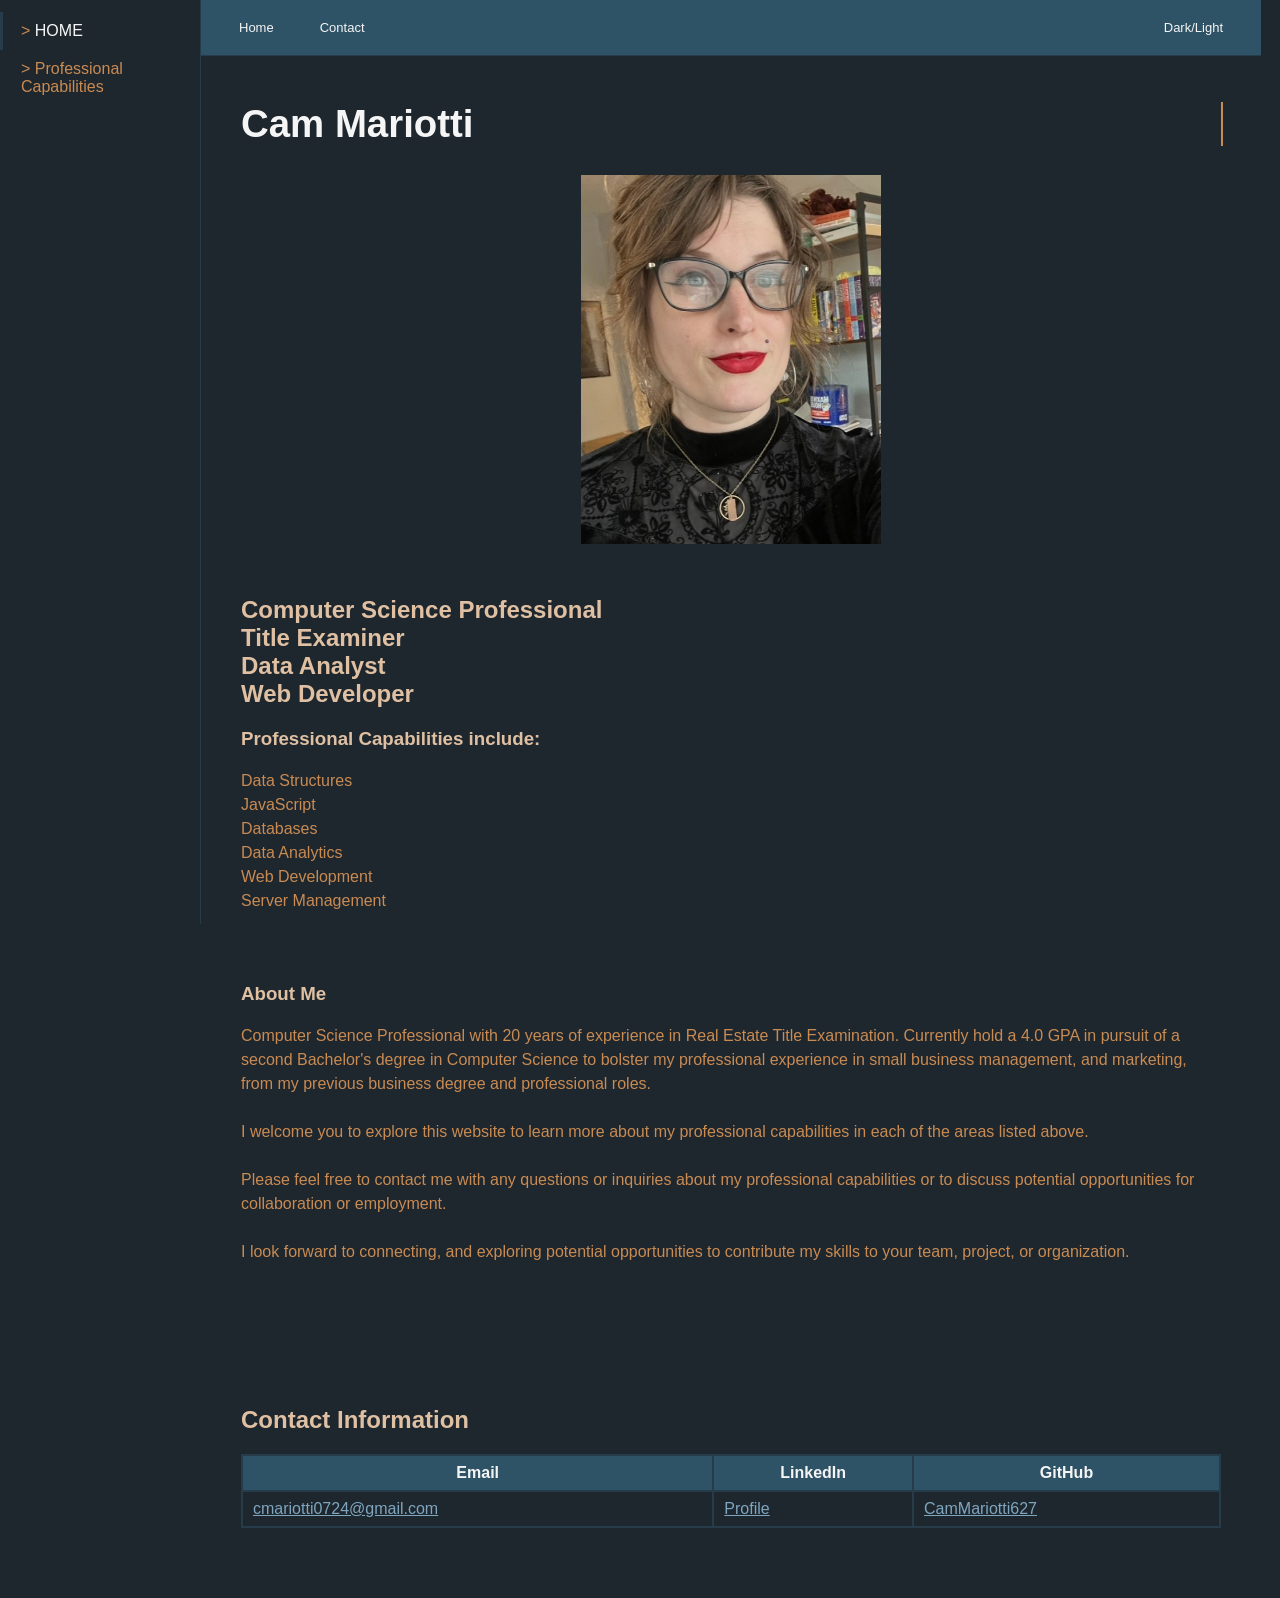
<file: index.html>
<!Doctype html>
  <html lang="en">
    <head>
      <meta charset="UTF-8">
      <meta name="viewport" content="width=device-width, initial-scale=1.0">
      <title>Cam Mariotti</title>
      <link rel="stylesheet" href="styles.css">

    <script src="https://code.jquery.com/jquery-3.7.1.min.js"></script>
    <script>
      $(document).ready(function() {
// Home button
      $('#btn-home').click(function() {
        $('#page-home').show();
        $('#page-contact').hide();
      });

// Contact button
      $('#btn-contact').click(function() {
        $('#page-home').hide();
        $('#page-contact').show();
      });
// Dark/Light mode toggle button
      $('#btn-toggle').click(function() {
        $('body').toggleClass('light-mode');
      });

      $('.accordion-header').click(function(e) {
        e.preventDefault();
        $(this).next('.accordion-content').slideToggle(300);
      })
    
    });
    </script>
    </head>
    <body>
      <nav>
        <a href="/index.html" class="active">HOME</a>
        
        <div class="accordion">
          <a class="accordion-header">Professional Capabilities</a>
          <div class="accordion-content">
            <a href="/data-structures-capabilities.html">DATA STRUCTURES</a>
            <a href="/javascript-capabilities.html">JAVASCRIPT</a>
            <a href="/databases-capabilities.html">DATABASES</a>
            <a href="/data-analytics-capabilities.html">DATA ANALYTICS</a>
            <a href="/server-management-capabilities.html">SERVER MANAGEMENT</a>
          </div>
        </div>
      </nav>
      <main>
      
  <div id="top-nav">
        <button id="btn-home">Home</button>
        <button id="btn-contact">Contact</button>
        <button id="btn-toggle">Dark/Light</button>
      </div>

  <div id="page-home">
      <h1>Cam Mariotti</h1>
     <div style="text-align: center;">
      <img src= "professional-headshot.jfif" alt="Cam Mariotti" width="300">
    </div>
      <h2>
        <br>Computer Science Professional
        <br>Title Examiner
        <br>Data Analyst
        <br>Web Developer
        <br> 
      </h2>
        <h3>
        Professional Capabilities include:
        </h3>
        <p>
        Data Structures<br>
        JavaScript<br>
        Databases<br>
        Data Analytics<br> 
        Web Development<br>
        Server Management<br>
        </p>
        <br>
        <br>
            <h3>About Me</h3>
          <p>
          Computer Science Professional with 20 years of experience in Real Estate Title Examination.  Currently hold a 4.0 GPA in pursuit of a second Bachelor's degree in Computer Science to bolster my professional experience in small business management, and marketing, from my previous business degree and professional roles.
          <br>
          <br>
          I welcome you to explore this website to learn more about my professional capabilities in each of the areas listed above.
          <br>
          <br>
          Please feel free to contact me with any questions or inquiries about my professional capabilities or to discuss potential opportunities for collaboration or employment.
          <br>
          <br>
          I look forward to connecting, and exploring potential opportunities to contribute my skills to your team, project, or organization.
          <br>
          <br>
       </p>
          <br>  
          <p>

            <br>
            <br>
            </p>

            </div>
            <div id="page-contact">
            <h2> Contact Information </h2>         
            <table class="responsive">
            <thead>
              <tr>
                <th> Email </th>
                <th> LinkedIn </th>
                <th> GitHub </th>
              </tr>
            </thead>
            <tbody>
              <tr>
                <td data-label="Email"><a href="mailto:cmariotti0724@gmail.com">cmariotti0724@gmail.com</a> </td>
                <td data-label="LinkedIn"> <a href="https://www.linkedin.com/in/cammariotti/">Profile</a> </td>
                <td data-label="GitHub"><a href="https://github.com/CamMariotti627">CamMariotti627</a></td>
              </tr>
            </tbody>
          </table>
      </div>
      </main>
    </body>




    
  </html>
</file>
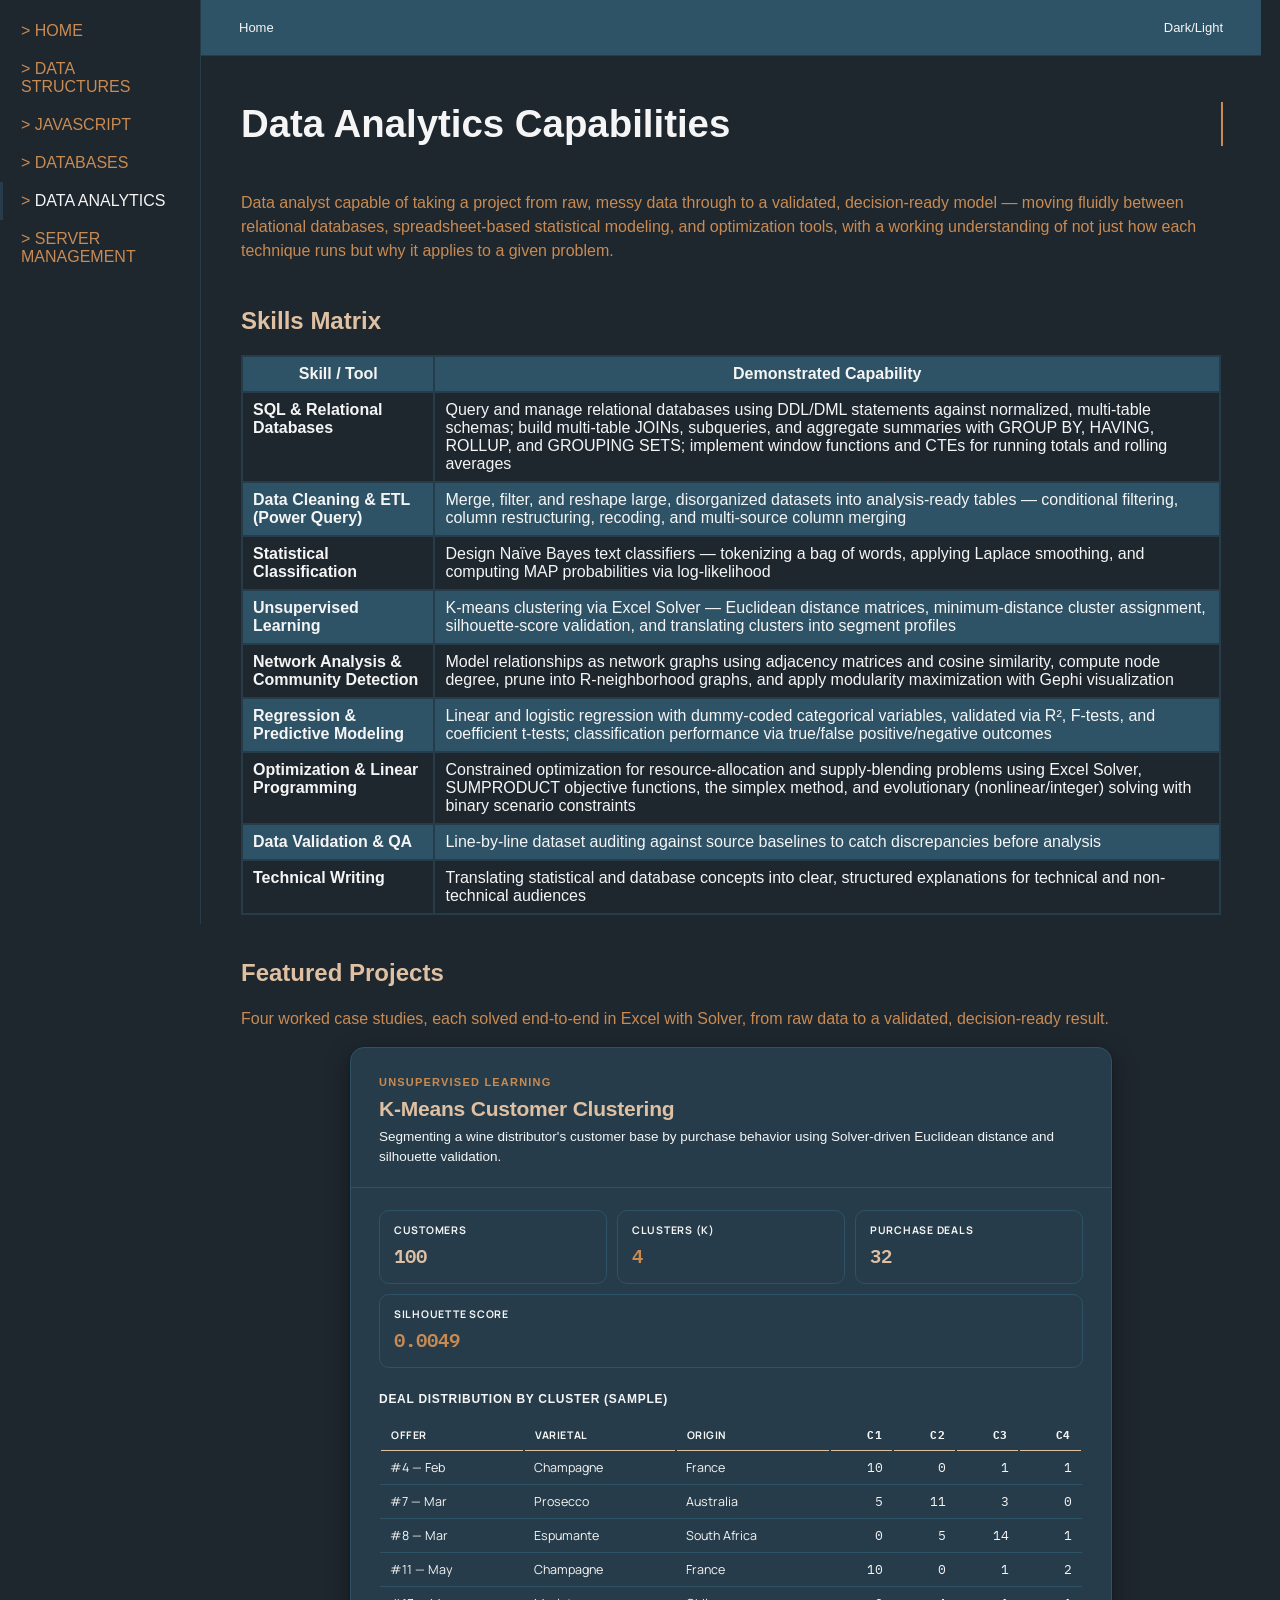
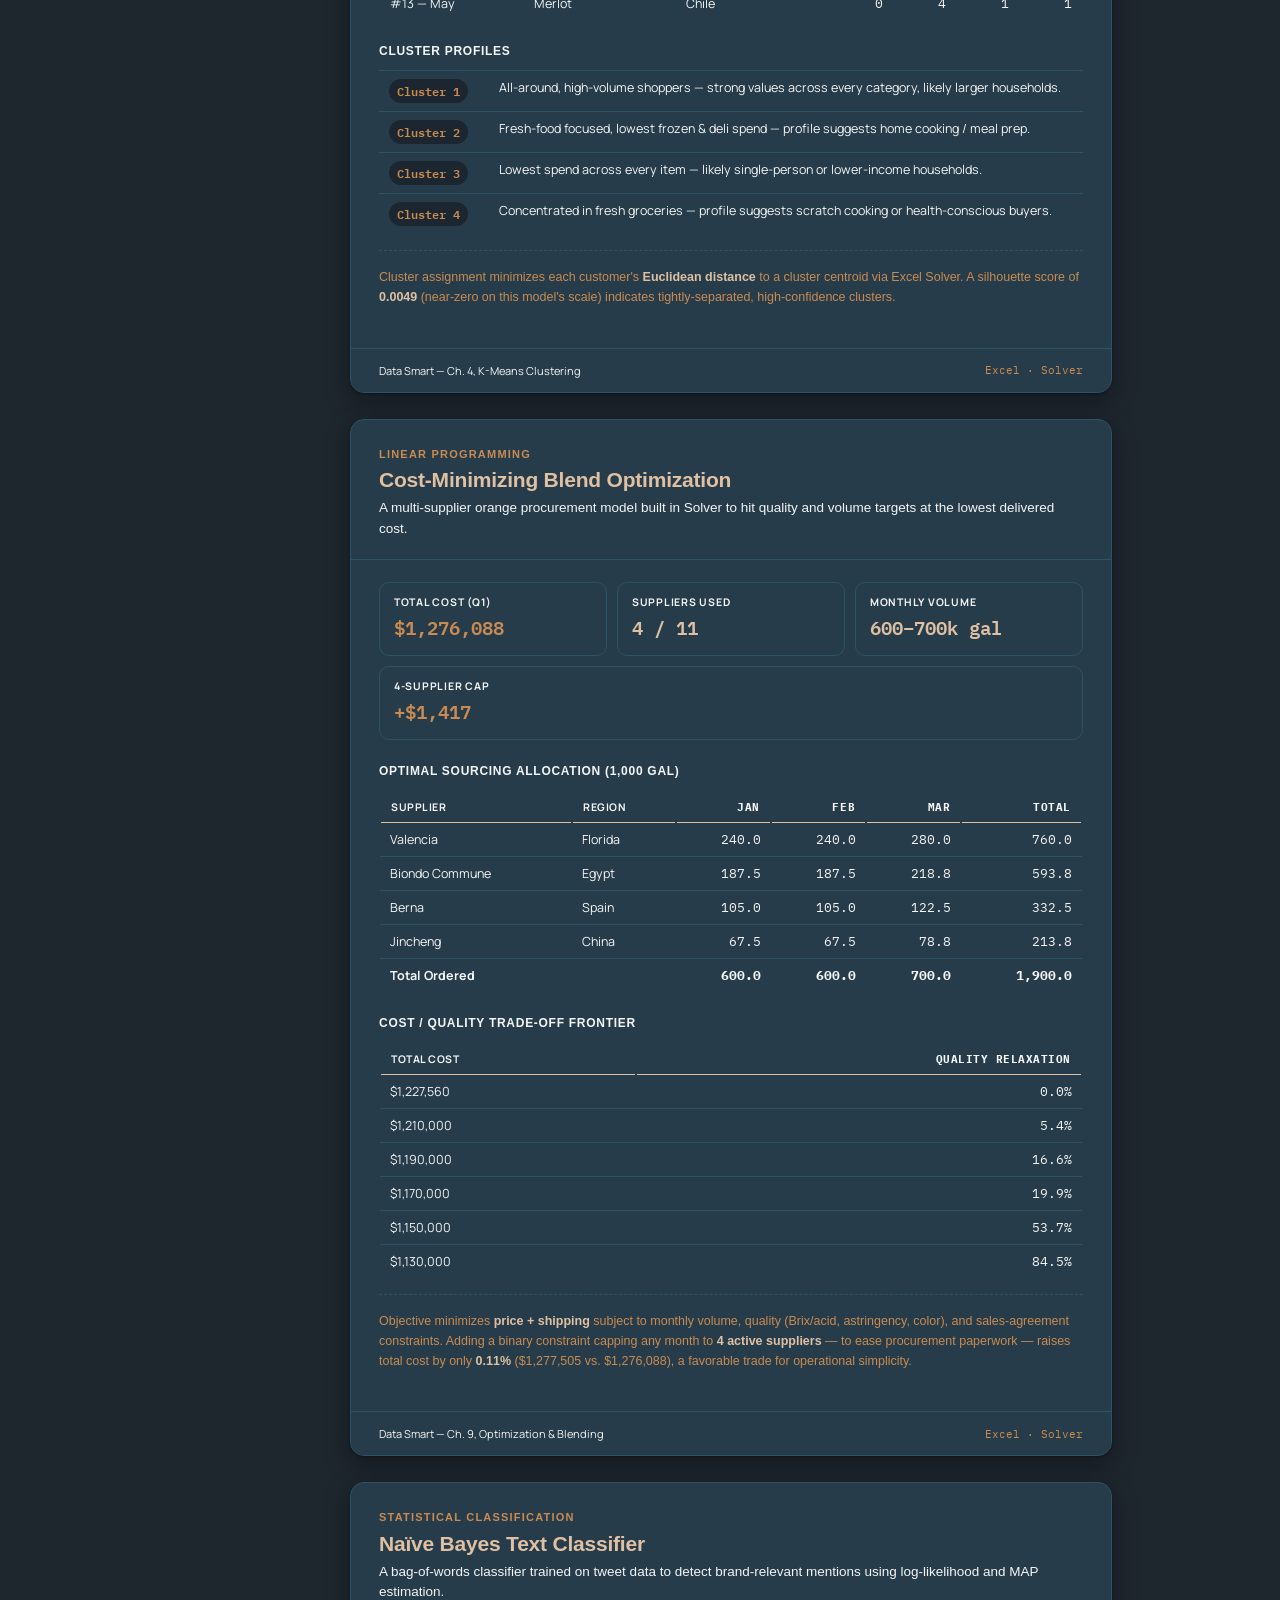
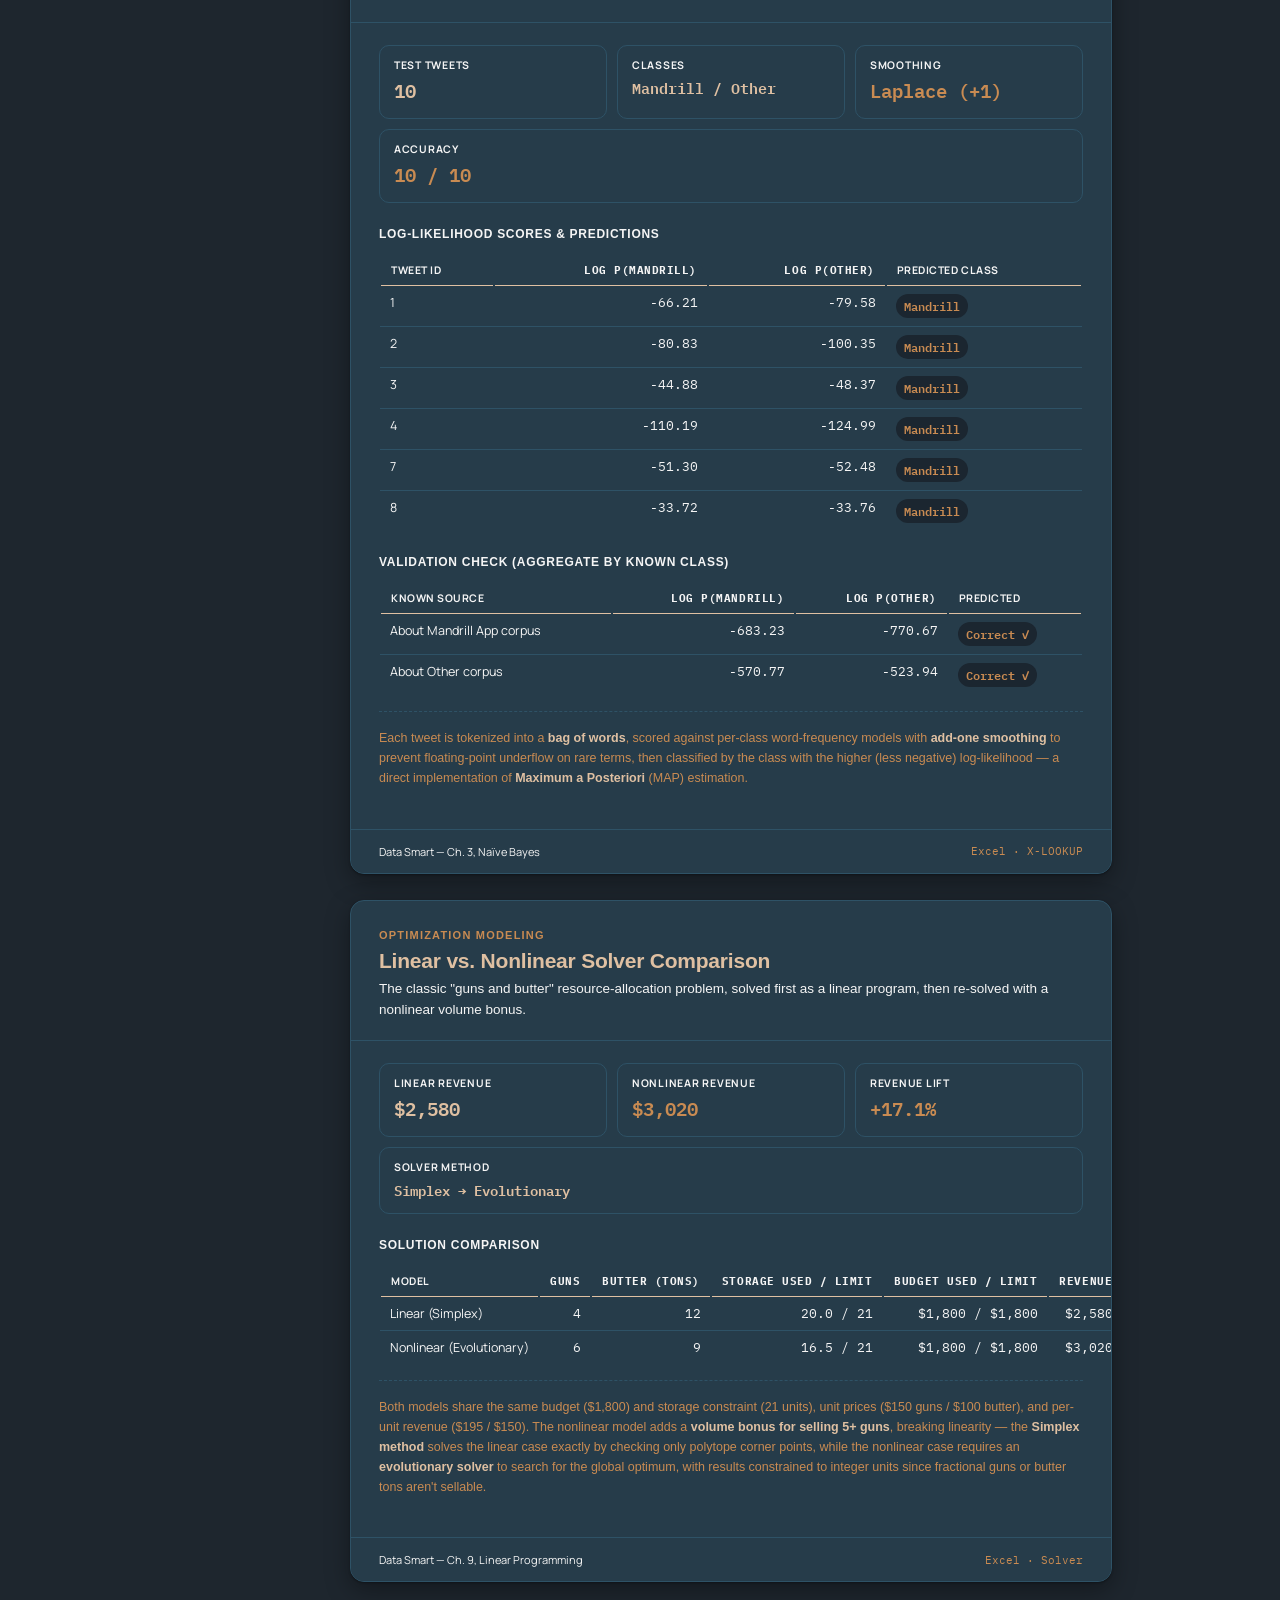
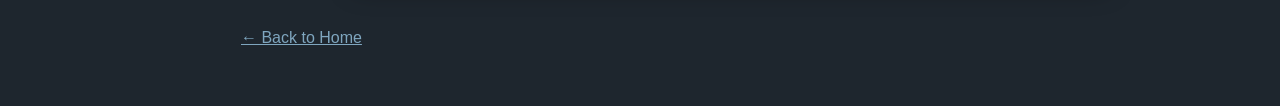
<file: data-analytics-capabilities.html>
<!Doctype html>
<html lang="en">
<head>
  <meta charset="UTF-8">
  <meta name="viewport" content="width=device-width, initial-scale=1.0">
  <title>Cam Mariotti — Data Analytics Capabilities</title>
  <link rel="stylesheet" href="styles.css">

  <script src="https://code.jquery.com/jquery-3.7.1.min.js"></script>

  <script>
    $(document).ready(function () {
      $('#btn-toggle').click(function () {
        $('body').toggleClass('light-mode');
      });
    });
  </script>
</head>
<body>
  <nav>
    <a href="/index.html">HOME</a>
    <a href="data-structures-capabilities.html">DATA STRUCTURES</a>
    <a href="javascript-capabilities.html">JAVASCRIPT</a>
    <a href="databases-capabilities.html">DATABASES</a>
    <a href="#" class="active">DATA ANALYTICS</a>
    <a href="server-management-capabilities.html">SERVER MANAGEMENT</a>

  </nav>

  <main>
    <div id="top-nav">
      <button onclick="location.href='/index.html'">Home</button>
      <button id="btn-toggle">Dark/Light</button>
    </div>

    <h1>Data Analytics Capabilities</h1>

    <div class="section">
      <p>
        Data analyst capable of taking a project from raw, messy data through
        to a validated, decision-ready model &mdash; moving fluidly between
        relational databases, spreadsheet-based statistical modeling, and
        optimization tools, with a working understanding of not just how each
        technique runs but why it applies to a given problem.
      </p>
    </div>

    <div class="section">
      <h2>Skills Matrix</h2>
      <table class="responsive">
        <thead>
          <tr>
            <th>Skill / Tool</th>
            <th>Demonstrated Capability</th>
          </tr>
        </thead>
        <tbody>
          <tr>
            <td class="tag">SQL &amp; Relational Databases</td>
            <td>Query and manage relational databases using DDL/DML statements against normalized, multi-table schemas; build multi-table JOINs, subqueries, and aggregate summaries with GROUP BY, HAVING, ROLLUP, and GROUPING SETS; implement window functions and CTEs for running totals and rolling averages</td>
          </tr>
          <tr>
            <td class="tag">Data Cleaning &amp; ETL (Power Query)</td>
            <td>Merge, filter, and reshape large, disorganized datasets into analysis-ready tables &mdash; conditional filtering, column restructuring, recoding, and multi-source column merging</td>
          </tr>
          <tr>
            <td class="tag">Statistical Classification</td>
            <td>Design Naïve Bayes text classifiers &mdash; tokenizing a bag of words, applying Laplace smoothing, and computing MAP probabilities via log-likelihood</td>
          </tr>
          <tr>
            <td class="tag">Unsupervised Learning</td>
            <td>K-means clustering via Excel Solver &mdash; Euclidean distance matrices, minimum-distance cluster assignment, silhouette-score validation, and translating clusters into segment profiles</td>
          </tr>
          <tr>
            <td class="tag">Network Analysis &amp; Community Detection</td>
            <td>Model relationships as network graphs using adjacency matrices and cosine similarity, compute node degree, prune into R-neighborhood graphs, and apply modularity maximization with Gephi visualization</td>
          </tr>
          <tr>
            <td class="tag">Regression &amp; Predictive Modeling</td>
            <td>Linear and logistic regression with dummy-coded categorical variables, validated via R², F-tests, and coefficient t-tests; classification performance via true/false positive/negative outcomes</td>
          </tr>
          <tr>
            <td class="tag">Optimization &amp; Linear Programming</td>
            <td>Constrained optimization for resource-allocation and supply-blending problems using Excel Solver, SUMPRODUCT objective functions, the simplex method, and evolutionary (nonlinear/integer) solving with binary scenario constraints</td>
          </tr>
          <tr>
            <td class="tag">Data Validation &amp; QA</td>
            <td>Line-by-line dataset auditing against source baselines to catch discrepancies before analysis</td>
          </tr>
          <tr>
            <td class="tag">Technical Writing</td>
            <td>Translating statistical and database concepts into clear, structured explanations for technical and non-technical audiences</td>
          </tr>
        </tbody>
      </table>
    </div>

    <div class="section">
      <h2>Featured Projects</h2>
      <p>Four worked case studies, each solved end-to-end in Excel with Solver, from raw data to a validated, decision-ready result.</p>

      <div class="project-wrap">
        <div class="cm-card">
          <div class="cm-head">
            <p class="cm-eyebrow">Unsupervised Learning</p>
            <h2 class="cm-title">K-Means Customer Clustering</h2>
            <p class="cm-sub">Segmenting a wine distributor's customer base by purchase behavior using Solver-driven Euclidean distance and silhouette validation.</p>
          </div>
          <div class="cm-body">
            <div class="cm-kpis">
              <div class="cm-kpi"><div class="cm-kpi-label">Customers</div><div class="cm-kpi-value">100</div></div>
              <div class="cm-kpi"><div class="cm-kpi-label">Clusters (K)</div><div class="cm-kpi-value accent">4</div></div>
              <div class="cm-kpi"><div class="cm-kpi-label">Purchase Deals</div><div class="cm-kpi-value">32</div></div>
              <div class="cm-kpi"><div class="cm-kpi-label">Silhouette Score</div><div class="cm-kpi-value accent">0.0049</div></div>
            </div>

            <p class="cm-section-label">Deal Distribution by Cluster (sample)</p>
            <table class="cm-table">
              <thead>
                <tr><th>Offer</th><th>Varietal</th><th>Origin</th><th class="num">C1</th><th class="num">C2</th><th class="num">C3</th><th class="num">C4</th></tr>
              </thead>
              <tbody>
                <tr><td>#4 — Feb</td><td>Champagne</td><td>France</td><td class="num">10</td><td class="num">0</td><td class="num">1</td><td class="num">1</td></tr>
                <tr><td>#7 — Mar</td><td>Prosecco</td><td>Australia</td><td class="num">5</td><td class="num">11</td><td class="num">3</td><td class="num">0</td></tr>
                <tr><td>#8 — Mar</td><td>Espumante</td><td>South Africa</td><td class="num">0</td><td class="num">5</td><td class="num">14</td><td class="num">1</td></tr>
                <tr><td>#11 — May</td><td>Champagne</td><td>France</td><td class="num">10</td><td class="num">0</td><td class="num">1</td><td class="num">2</td></tr>
                <tr><td>#13 — May</td><td>Merlot</td><td>Chile</td><td class="num">0</td><td class="num">4</td><td class="num">1</td><td class="num">1</td></tr>
              </tbody>
            </table>

            <p class="cm-section-label" style="margin-top:22px;">Cluster Profiles</p>
            <table class="cm-table">
              <tbody>
                <tr><td style="width:90px;"><span class="cm-pill">Cluster 1</span></td><td>All-around, high-volume shoppers — strong values across every category, likely larger households.</td></tr>
                <tr><td><span class="cm-pill">Cluster 2</span></td><td>Fresh-food focused, lowest frozen &amp; deli spend — profile suggests home cooking / meal prep.</td></tr>
                <tr><td><span class="cm-pill">Cluster 3</span></td><td>Lowest spend across every item — likely single-person or lower-income households.</td></tr>
                <tr><td><span class="cm-pill">Cluster 4</span></td><td>Concentrated in fresh groceries — profile suggests scratch cooking or health-conscious buyers.</td></tr>
              </tbody>
            </table>

            <p class="cm-note">Cluster assignment minimizes each customer's <b>Euclidean distance</b> to a cluster centroid via Excel Solver. A silhouette score of <b>0.0049</b> (near-zero on this model's scale) indicates tightly-separated, high-confidence clusters.</p>
          </div>
          <div class="cm-foot"><span>Data Smart — Ch. 4, K-Means Clustering</span><span class="tag">Excel · Solver</span></div>
        </div>
      </div>

      <div class="project-wrap">
        <div class="cm-card">
          <div class="cm-head">
            <p class="cm-eyebrow">Linear Programming</p>
            <h2 class="cm-title">Cost-Minimizing Blend Optimization</h2>
            <p class="cm-sub">A multi-supplier orange procurement model built in Solver to hit quality and volume targets at the lowest delivered cost.</p>
          </div>
          <div class="cm-body">
            <div class="cm-kpis">
              <div class="cm-kpi"><div class="cm-kpi-label">Total Cost (Q1)</div><div class="cm-kpi-value accent">$1,276,088</div></div>
              <div class="cm-kpi"><div class="cm-kpi-label">Suppliers Used</div><div class="cm-kpi-value">4 / 11</div></div>
              <div class="cm-kpi"><div class="cm-kpi-label">Monthly Volume</div><div class="cm-kpi-value">600–700k gal</div></div>
              <div class="cm-kpi"><div class="cm-kpi-label">4-Supplier Cap</div><div class="cm-kpi-value gold">+$1,417</div></div>
            </div>

            <p class="cm-section-label">Optimal Sourcing Allocation (1,000 gal)</p>
            <table class="cm-table">
              <thead>
                <tr><th>Supplier</th><th>Region</th><th class="num">Jan</th><th class="num">Feb</th><th class="num">Mar</th><th class="num">Total</th></tr>
              </thead>
              <tbody>
                <tr><td>Valencia</td><td>Florida</td><td class="num">240.0</td><td class="num">240.0</td><td class="num">280.0</td><td class="num">760.0</td></tr>
                <tr><td>Biondo Commune</td><td>Egypt</td><td class="num">187.5</td><td class="num">187.5</td><td class="num">218.8</td><td class="num">593.8</td></tr>
                <tr><td>Berna</td><td>Spain</td><td class="num">105.0</td><td class="num">105.0</td><td class="num">122.5</td><td class="num">332.5</td></tr>
                <tr><td>Jincheng</td><td>China</td><td class="num">67.5</td><td class="num">67.5</td><td class="num">78.8</td><td class="num">213.8</td></tr>
                <tr class="total"><td colspan="2">Total Ordered</td><td class="num">600.0</td><td class="num">600.0</td><td class="num">700.0</td><td class="num">1,900.0</td></tr>
              </tbody>
            </table>

            <p class="cm-section-label" style="margin-top:22px;">Cost / Quality Trade-off Frontier</p>
            <table class="cm-table">
              <thead><tr><th>Total Cost</th><th class="num">Quality Relaxation</th></tr></thead>
              <tbody>
                <tr><td>$1,227,560</td><td class="num">0.0%</td></tr>
                <tr><td>$1,210,000</td><td class="num">5.4%</td></tr>
                <tr><td>$1,190,000</td><td class="num">16.6%</td></tr>
                <tr><td>$1,170,000</td><td class="num">19.9%</td></tr>
                <tr><td>$1,150,000</td><td class="num">53.7%</td></tr>
                <tr><td>$1,130,000</td><td class="num">84.5%</td></tr>
              </tbody>
            </table>

            <p class="cm-note">Objective minimizes <b>price + shipping</b> subject to monthly volume, quality (Brix/acid, astringency, color), and sales-agreement constraints. Adding a binary constraint capping any month to <b>4 active suppliers</b> — to ease procurement paperwork — raises total cost by only <b>0.11%</b> ($1,277,505 vs. $1,276,088), a favorable trade for operational simplicity.</p>
          </div>
          <div class="cm-foot"><span>Data Smart — Ch. 9, Optimization &amp; Blending</span><span class="tag">Excel · Solver</span></div>
        </div>
      </div>

      <div class="project-wrap">
        <div class="cm-card">
          <div class="cm-head">
            <p class="cm-eyebrow">Statistical Classification</p>
            <h2 class="cm-title">Naïve Bayes Text Classifier</h2>
            <p class="cm-sub">A bag-of-words classifier trained on tweet data to detect brand-relevant mentions using log-likelihood and MAP estimation.</p>
          </div>
          <div class="cm-body">
            <div class="cm-kpis">
              <div class="cm-kpi"><div class="cm-kpi-label">Test Tweets</div><div class="cm-kpi-value">10</div></div>
              <div class="cm-kpi"><div class="cm-kpi-label">Classes</div><div class="cm-kpi-value" style="font-size:15px;">Mandrill / Other</div></div>
              <div class="cm-kpi"><div class="cm-kpi-label">Smoothing</div><div class="cm-kpi-value accent">Laplace (+1)</div></div>
              <div class="cm-kpi"><div class="cm-kpi-label">Accuracy</div><div class="cm-kpi-value accent">10 / 10</div></div>
            </div>

            <p class="cm-section-label">Log-Likelihood Scores &amp; Predictions</p>
            <table class="cm-table">
              <thead>
                <tr><th>Tweet ID</th><th class="num">log P(Mandrill)</th><th class="num">log P(Other)</th><th>Predicted Class</th></tr>
              </thead>
              <tbody>
                <tr><td>1</td><td class="num">-66.21</td><td class="num">-79.58</td><td><span class="cm-pill">Mandrill</span></td></tr>
                <tr><td>2</td><td class="num">-80.83</td><td class="num">-100.35</td><td><span class="cm-pill">Mandrill</span></td></tr>
                <tr><td>3</td><td class="num">-44.88</td><td class="num">-48.37</td><td><span class="cm-pill">Mandrill</span></td></tr>
                <tr><td>4</td><td class="num">-110.19</td><td class="num">-124.99</td><td><span class="cm-pill">Mandrill</span></td></tr>
                <tr><td>7</td><td class="num">-51.30</td><td class="num">-52.48</td><td><span class="cm-pill">Mandrill</span></td></tr>
                <tr><td>8</td><td class="num">-33.72</td><td class="num">-33.76</td><td><span class="cm-pill">Mandrill</span></td></tr>
              </tbody>
            </table>

            <p class="cm-section-label" style="margin-top:22px;">Validation Check (Aggregate by Known Class)</p>
            <table class="cm-table">
              <thead><tr><th>Known Source</th><th class="num">log P(Mandrill)</th><th class="num">log P(Other)</th><th>Predicted</th></tr></thead>
              <tbody>
                <tr><td>About Mandrill App corpus</td><td class="num">-683.23</td><td class="num">-770.67</td><td><span class="cm-pill">Correct ✓</span></td></tr>
                <tr><td>About Other corpus</td><td class="num">-570.77</td><td class="num">-523.94</td><td><span class="cm-pill gold">Correct ✓</span></td></tr>
              </tbody>
            </table>

            <p class="cm-note">Each tweet is tokenized into a <b>bag of words</b>, scored against per-class word-frequency models with <b>add-one smoothing</b> to prevent floating-point underflow on rare terms, then classified by the class with the higher (less negative) log-likelihood — a direct implementation of <b>Maximum a Posteriori</b> (MAP) estimation.</p>
          </div>
          <div class="cm-foot"><span>Data Smart — Ch. 3, Naïve Bayes</span><span class="tag">Excel · X-LOOKUP</span></div>
        </div>
      </div>

      <div class="project-wrap">
        <div class="cm-card">
          <div class="cm-head">
            <p class="cm-eyebrow">Optimization Modeling</p>
            <h2 class="cm-title">Linear vs. Nonlinear Solver Comparison</h2>
            <p class="cm-sub">The classic "guns and butter" resource-allocation problem, solved first as a linear program, then re-solved with a nonlinear volume bonus.</p>
          </div>
          <div class="cm-body">
            <div class="cm-kpis">
              <div class="cm-kpi"><div class="cm-kpi-label">Linear Revenue</div><div class="cm-kpi-value">$2,580</div></div>
              <div class="cm-kpi"><div class="cm-kpi-label">Nonlinear Revenue</div><div class="cm-kpi-value accent">$3,020</div></div>
              <div class="cm-kpi"><div class="cm-kpi-label">Revenue Lift</div><div class="cm-kpi-value gold">+17.1%</div></div>
              <div class="cm-kpi"><div class="cm-kpi-label">Solver Method</div><div class="cm-kpi-value" style="font-size:14px;">Simplex → Evolutionary</div></div>
            </div>

            <p class="cm-section-label">Solution Comparison</p>
            <table class="cm-table">
              <thead>
                <tr><th>Model</th><th class="num">Guns</th><th class="num">Butter (tons)</th><th class="num">Storage Used / Limit</th><th class="num">Budget Used / Limit</th><th class="num">Revenue</th></tr>
              </thead>
              <tbody>
                <tr><td>Linear (Simplex)</td><td class="num">4</td><td class="num">12</td><td class="num">20.0 / 21</td><td class="num">$1,800 / $1,800</td><td class="num">$2,580</td></tr>
                <tr><td>Nonlinear (Evolutionary)</td><td class="num">6</td><td class="num">9</td><td class="num">16.5 / 21</td><td class="num">$1,800 / $1,800</td><td class="num">$3,020</td></tr>
              </tbody>
            </table>

            <p class="cm-note">Both models share the same budget ($1,800) and storage constraint (21 units), unit prices ($150 guns / $100 butter), and per-unit revenue ($195 / $150). The nonlinear model adds a <b>volume bonus for selling 5+ guns</b>, breaking linearity — the <b>Simplex method</b> solves the linear case exactly by checking only polytope corner points, while the nonlinear case requires an <b>evolutionary solver</b> to search for the global optimum, with results constrained to integer units since fractional guns or butter tons aren't sellable.</p>
          </div>
          <div class="cm-foot"><span>Data Smart — Ch. 9, Linear Programming</span><span class="tag">Excel · Solver</span></div>
        </div>
      </div>
    </div>

    <p><a href="/index.html">&larr; Back to Home</a></p>
  </main>
</body>
</html>
</file>
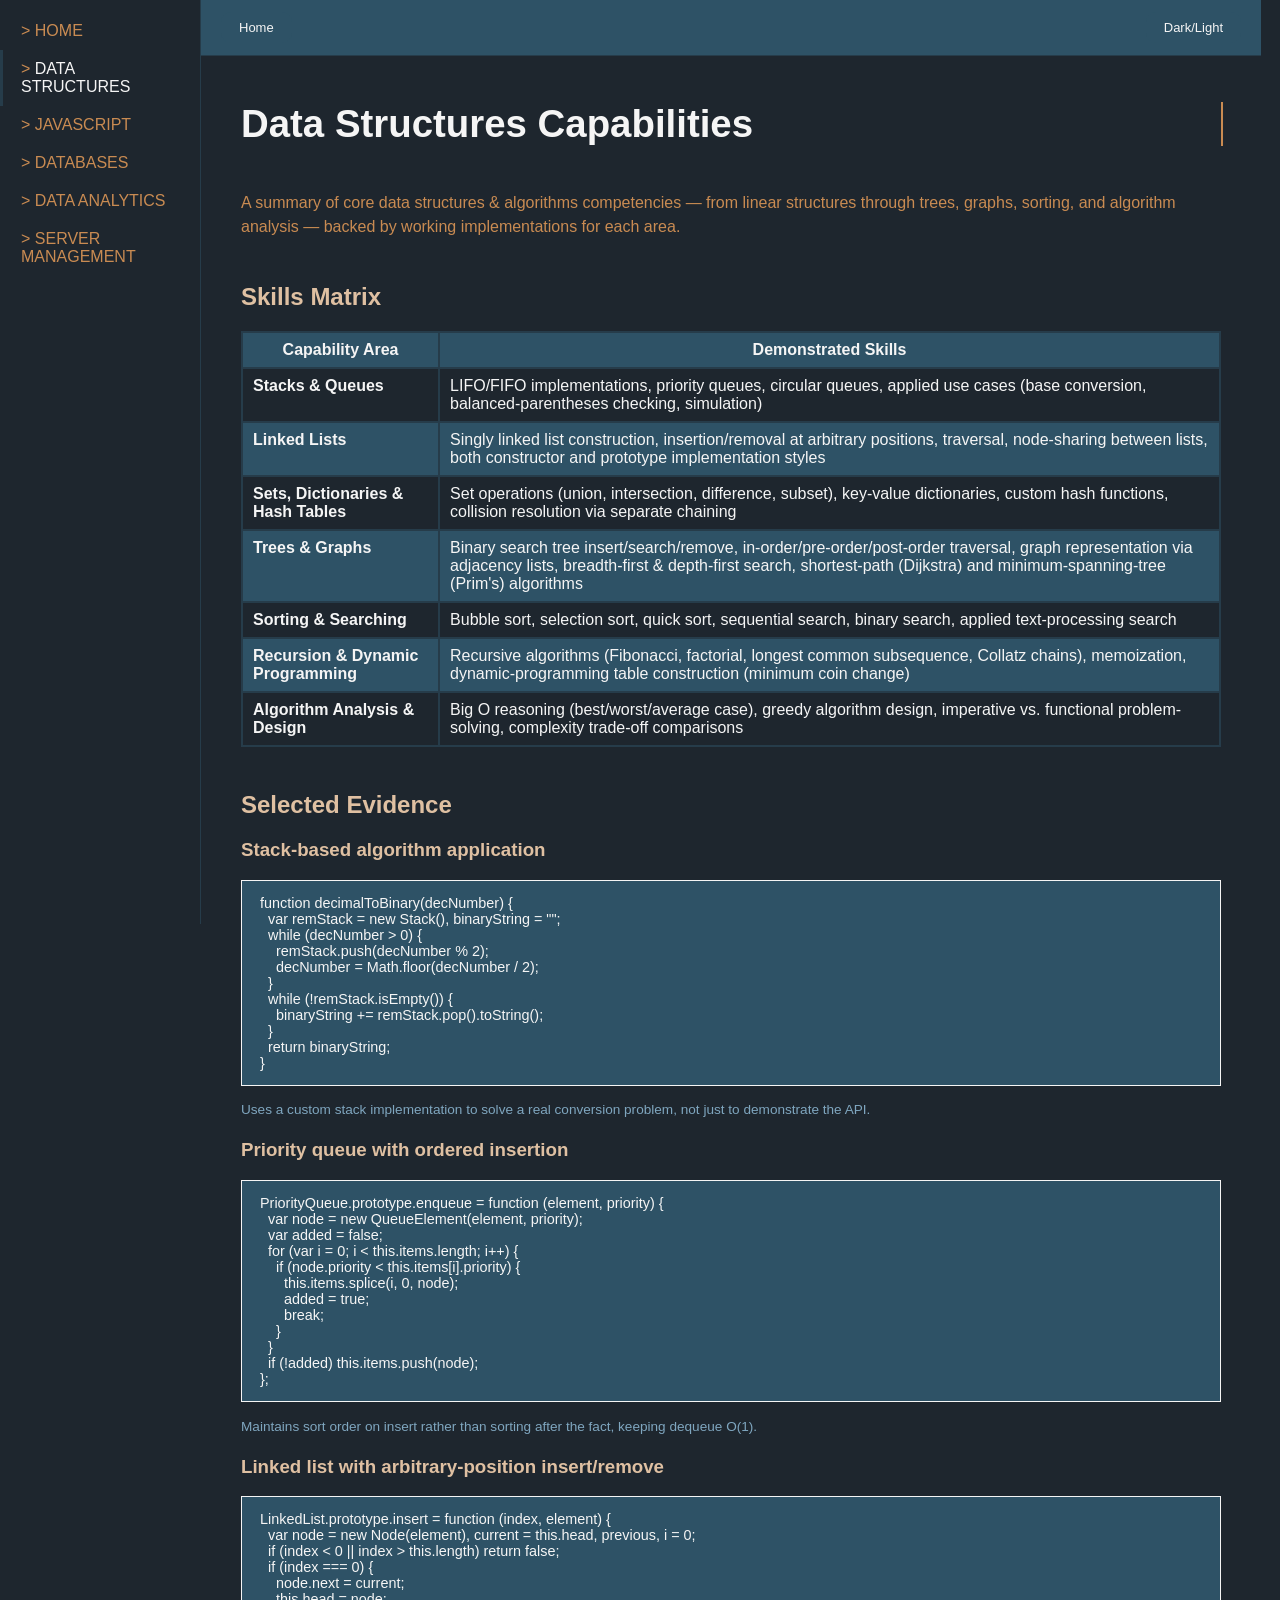
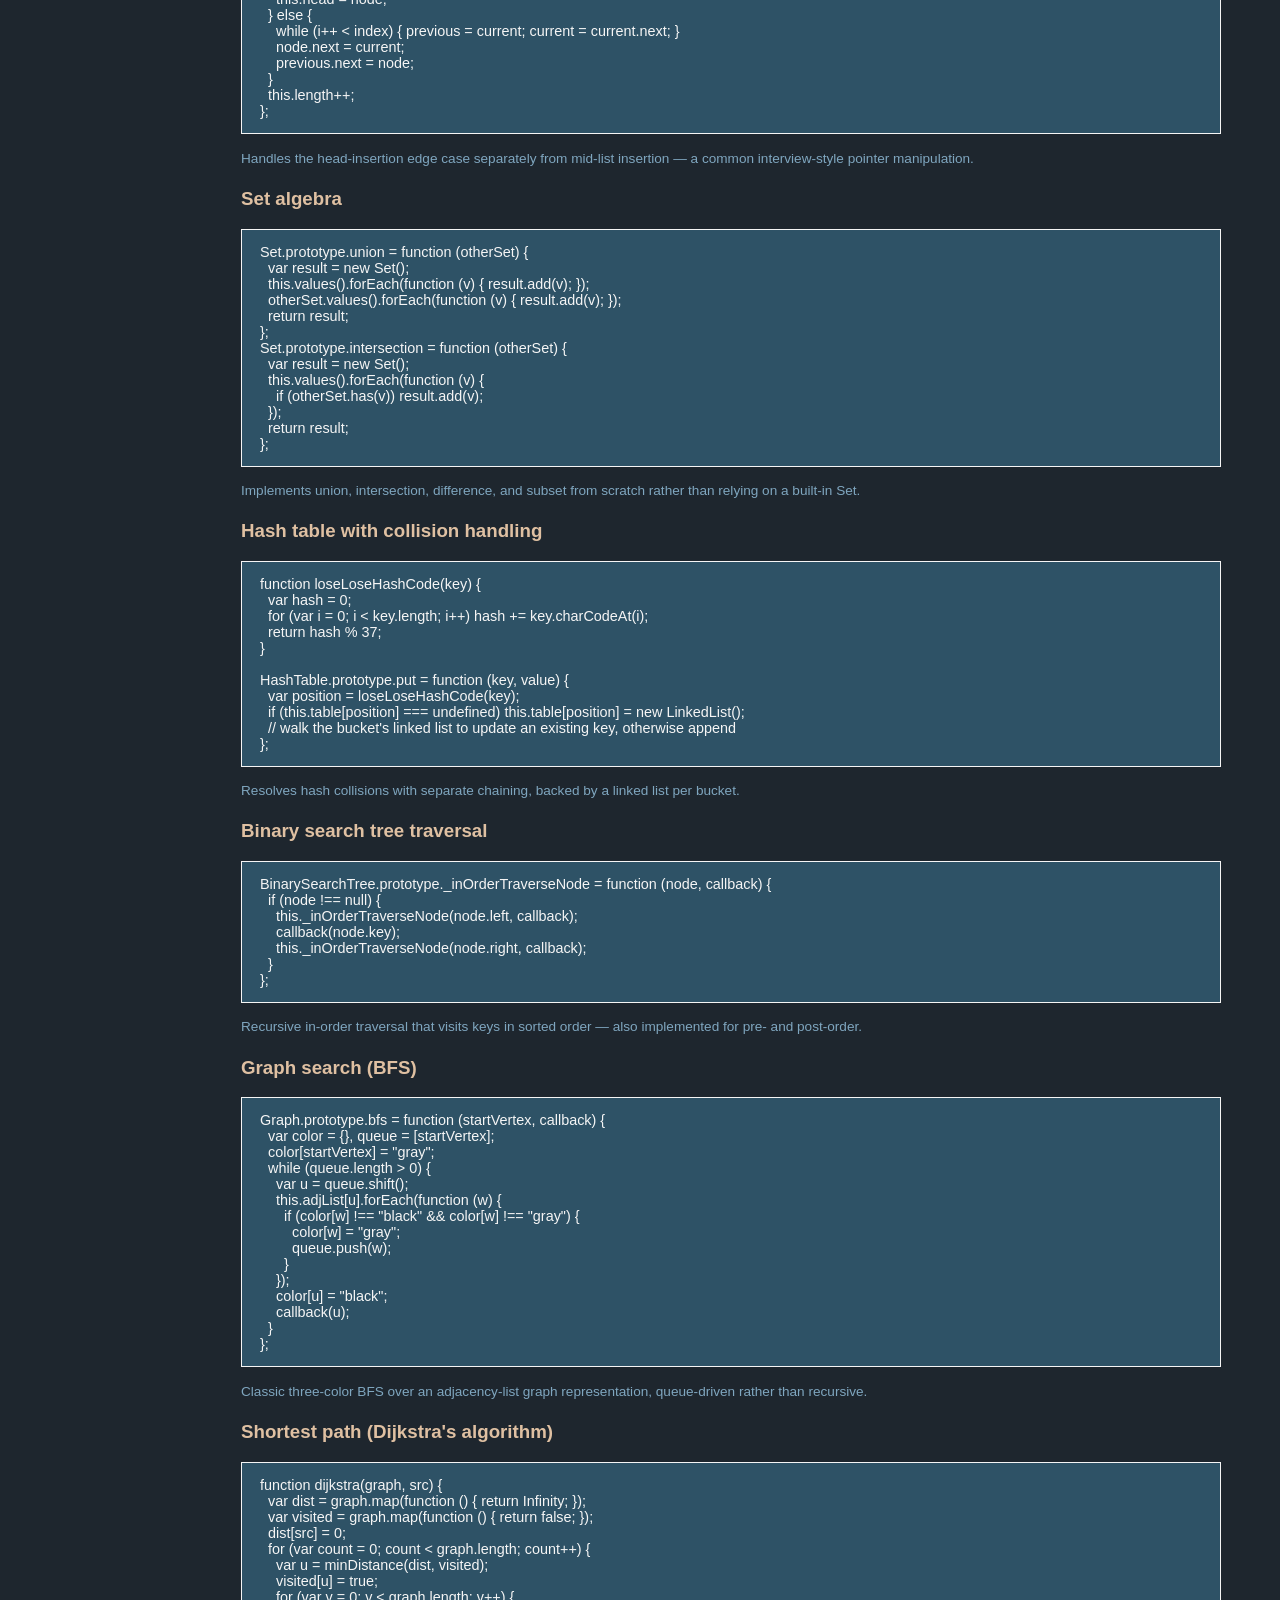
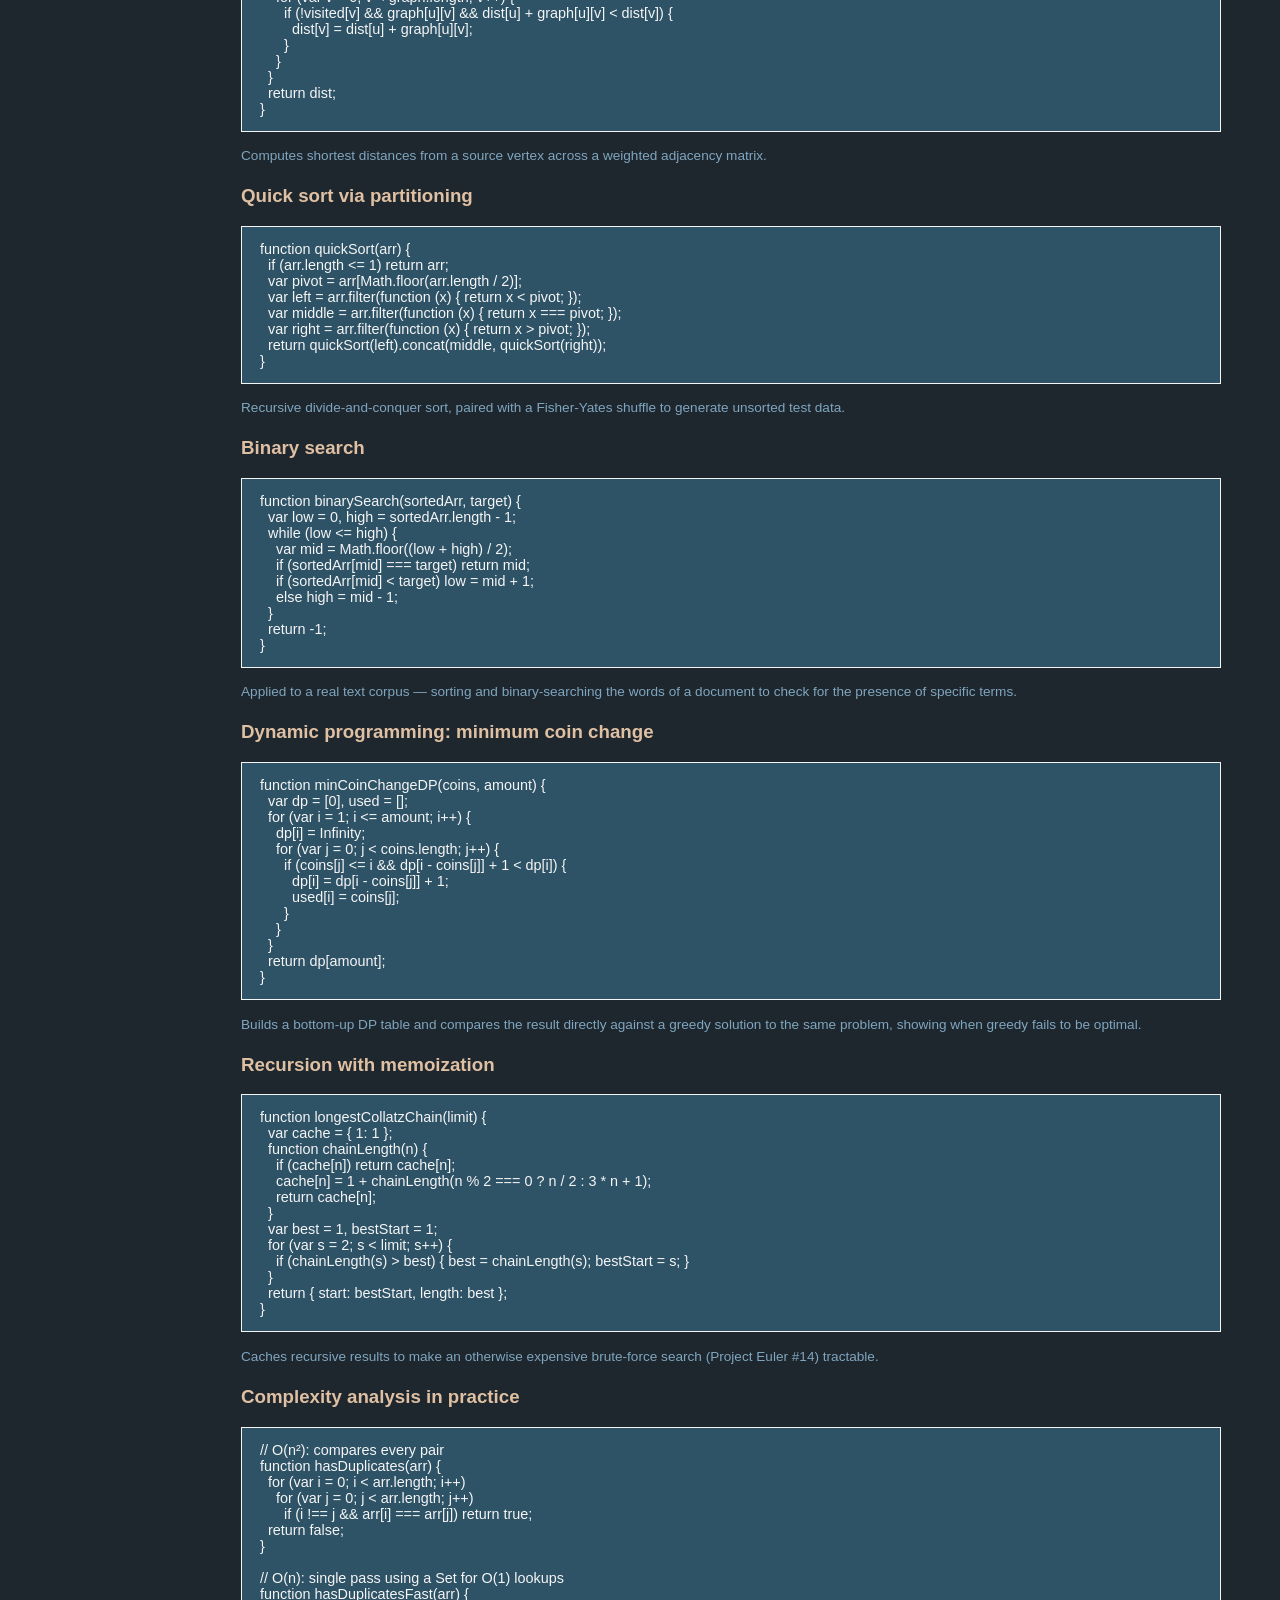
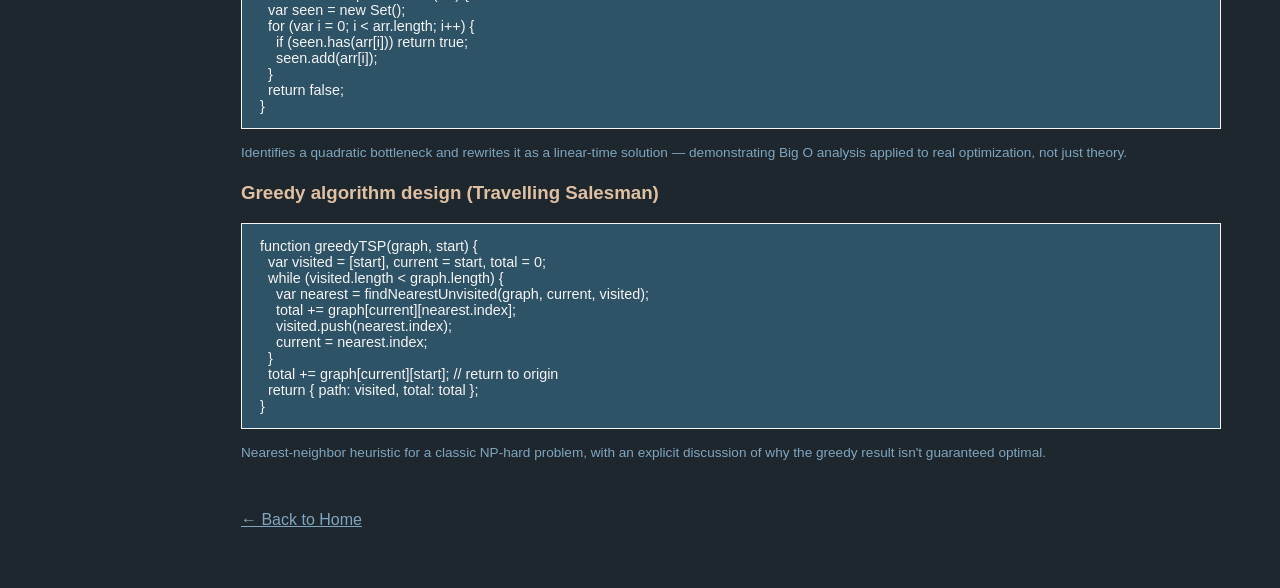
<file: data-structures-capabilities.html>
<!Doctype html>
<html lang="en">
<head>
  <meta charset="UTF-8">
  <meta name="viewport" content="width=device-width, initial-scale=1.0">
  <title>Cam Mariotti — Data Structures Capabilities</title>
  <link rel="stylesheet" href="styles.css">

  <script src="https://code.jquery.com/jquery-3.7.1.min.js"></script>

  <script>
    $(document).ready(function () {
      $('#btn-toggle').click(function () {
        $('body').toggleClass('light-mode');
      });
    });
  </script>
</head>
<body>
  <nav>
    <a href="/index.html">HOME</a>
    <a href="#" class="active">DATA STRUCTURES</a>
    <a href="javascript-capabilities.html">JAVASCRIPT</a>
    <a href="databases-capabilities.html">DATABASES</a>
    <a href="data-analytics-capabilities.html">DATA ANALYTICS</a>
    <a href="server-management-capabilities.html">SERVER MANAGEMENT</a>

  </nav>

  <main>
    <div id="top-nav">
      <button onclick="location.href='/index.html'">Home</button>
      <button id="btn-toggle">Dark/Light</button>
    </div>

    <h1>Data Structures Capabilities</h1>


    <div class="section">
      <p>
        A summary of core data structures &amp; algorithms competencies &mdash;
        from linear structures through trees, graphs, sorting, and algorithm
        analysis &mdash; backed by working implementations for each area.
      </p>
    </div>

    <div class="section">
      <h2>Skills Matrix</h2>
      <table class="responsive">
        <thead>
          <tr>
            <th>Capability Area</th>
            <th>Demonstrated Skills</th>
          </tr>
        </thead>
        <tbody>
          <tr>
            <td class="tag">Stacks &amp; Queues</td>
            <td>LIFO/FIFO implementations, priority queues, circular queues, applied use cases (base conversion, balanced-parentheses checking, simulation)</td>
          </tr>
          <tr>
            <td class="tag">Linked Lists</td>
            <td>Singly linked list construction, insertion/removal at arbitrary positions, traversal, node-sharing between lists, both constructor and prototype implementation styles</td>
          </tr>
          <tr>
            <td class="tag">Sets, Dictionaries &amp; Hash Tables</td>
            <td>Set operations (union, intersection, difference, subset), key-value dictionaries, custom hash functions, collision resolution via separate chaining</td>
          </tr>
          <tr>
            <td class="tag">Trees &amp; Graphs</td>
            <td>Binary search tree insert/search/remove, in-order/pre-order/post-order traversal, graph representation via adjacency lists, breadth-first &amp; depth-first search, shortest-path (Dijkstra) and minimum-spanning-tree (Prim's) algorithms</td>
          </tr>
          <tr>
            <td class="tag">Sorting &amp; Searching</td>
            <td>Bubble sort, selection sort, quick sort, sequential search, binary search, applied text-processing search</td>
          </tr>
          <tr>
            <td class="tag">Recursion &amp; Dynamic Programming</td>
            <td>Recursive algorithms (Fibonacci, factorial, longest common subsequence, Collatz chains), memoization, dynamic-programming table construction (minimum coin change)</td>
          </tr>
          <tr>
            <td class="tag">Algorithm Analysis &amp; Design</td>
            <td>Big O reasoning (best/worst/average case), greedy algorithm design, imperative vs. functional problem-solving, complexity trade-off comparisons</td>
          </tr>
        </tbody>
      </table>
    </div>

    <div class="section">
      <h2>Selected Evidence</h2>

      <h3>Stack-based algorithm application</h3>
      <pre>function decimalToBinary(decNumber) {
  var remStack = new Stack(), binaryString = "";
  while (decNumber > 0) {
    remStack.push(decNumber % 2);
    decNumber = Math.floor(decNumber / 2);
  }
  while (!remStack.isEmpty()) {
    binaryString += remStack.pop().toString();
  }
  return binaryString;
}</pre>
      <p class="evidence">Uses a custom stack implementation to solve a real conversion problem, not just to demonstrate the API.</p>

      <h3>Priority queue with ordered insertion</h3>
      <pre>PriorityQueue.prototype.enqueue = function (element, priority) {
  var node = new QueueElement(element, priority);
  var added = false;
  for (var i = 0; i < this.items.length; i++) {
    if (node.priority < this.items[i].priority) {
      this.items.splice(i, 0, node);
      added = true;
      break;
    }
  }
  if (!added) this.items.push(node);
};</pre>
      <p class="evidence">Maintains sort order on insert rather than sorting after the fact, keeping dequeue O(1).</p>

      <h3>Linked list with arbitrary-position insert/remove</h3>
      <pre>LinkedList.prototype.insert = function (index, element) {
  var node = new Node(element), current = this.head, previous, i = 0;
  if (index < 0 || index > this.length) return false;
  if (index === 0) {
    node.next = current;
    this.head = node;
  } else {
    while (i++ < index) { previous = current; current = current.next; }
    node.next = current;
    previous.next = node;
  }
  this.length++;
};</pre>
      <p class="evidence">Handles the head-insertion edge case separately from mid-list insertion &mdash; a common interview-style pointer manipulation.</p>

      <h3>Set algebra</h3>
      <pre>Set.prototype.union = function (otherSet) {
  var result = new Set();
  this.values().forEach(function (v) { result.add(v); });
  otherSet.values().forEach(function (v) { result.add(v); });
  return result;
};
Set.prototype.intersection = function (otherSet) {
  var result = new Set();
  this.values().forEach(function (v) {
    if (otherSet.has(v)) result.add(v);
  });
  return result;
};</pre>
      <p class="evidence">Implements union, intersection, difference, and subset from scratch rather than relying on a built-in Set.</p>

      <h3>Hash table with collision handling</h3>
      <pre>function loseLoseHashCode(key) {
  var hash = 0;
  for (var i = 0; i < key.length; i++) hash += key.charCodeAt(i);
  return hash % 37;
}

HashTable.prototype.put = function (key, value) {
  var position = loseLoseHashCode(key);
  if (this.table[position] === undefined) this.table[position] = new LinkedList();
  // walk the bucket's linked list to update an existing key, otherwise append
};</pre>
      <p class="evidence">Resolves hash collisions with separate chaining, backed by a linked list per bucket.</p>

      <h3>Binary search tree traversal</h3>
      <pre>BinarySearchTree.prototype._inOrderTraverseNode = function (node, callback) {
  if (node !== null) {
    this._inOrderTraverseNode(node.left, callback);
    callback(node.key);
    this._inOrderTraverseNode(node.right, callback);
  }
};</pre>
      <p class="evidence">Recursive in-order traversal that visits keys in sorted order &mdash; also implemented for pre- and post-order.</p>

      <h3>Graph search (BFS)</h3>
      <pre>Graph.prototype.bfs = function (startVertex, callback) {
  var color = {}, queue = [startVertex];
  color[startVertex] = "gray";
  while (queue.length > 0) {
    var u = queue.shift();
    this.adjList[u].forEach(function (w) {
      if (color[w] !== "black" && color[w] !== "gray") {
        color[w] = "gray";
        queue.push(w);
      }
    });
    color[u] = "black";
    callback(u);
  }
};</pre>
      <p class="evidence">Classic three-color BFS over an adjacency-list graph representation, queue-driven rather than recursive.</p>

      <h3>Shortest path (Dijkstra's algorithm)</h3>
      <pre>function dijkstra(graph, src) {
  var dist = graph.map(function () { return Infinity; });
  var visited = graph.map(function () { return false; });
  dist[src] = 0;
  for (var count = 0; count < graph.length; count++) {
    var u = minDistance(dist, visited);
    visited[u] = true;
    for (var v = 0; v < graph.length; v++) {
      if (!visited[v] && graph[u][v] && dist[u] + graph[u][v] < dist[v]) {
        dist[v] = dist[u] + graph[u][v];
      }
    }
  }
  return dist;
}</pre>
      <p class="evidence">Computes shortest distances from a source vertex across a weighted adjacency matrix.</p>

      <h3>Quick sort via partitioning</h3>
      <pre>function quickSort(arr) {
  if (arr.length <= 1) return arr;
  var pivot = arr[Math.floor(arr.length / 2)];
  var left = arr.filter(function (x) { return x < pivot; });
  var middle = arr.filter(function (x) { return x === pivot; });
  var right = arr.filter(function (x) { return x > pivot; });
  return quickSort(left).concat(middle, quickSort(right));
}</pre>
      <p class="evidence">Recursive divide-and-conquer sort, paired with a Fisher-Yates shuffle to generate unsorted test data.</p>

      <h3>Binary search</h3>
      <pre>function binarySearch(sortedArr, target) {
  var low = 0, high = sortedArr.length - 1;
  while (low <= high) {
    var mid = Math.floor((low + high) / 2);
    if (sortedArr[mid] === target) return mid;
    if (sortedArr[mid] < target) low = mid + 1;
    else high = mid - 1;
  }
  return -1;
}</pre>
      <p class="evidence">Applied to a real text corpus &mdash; sorting and binary-searching the words of a document to check for the presence of specific terms.</p>

      <h3>Dynamic programming: minimum coin change</h3>
      <pre>function minCoinChangeDP(coins, amount) {
  var dp = [0], used = [];
  for (var i = 1; i <= amount; i++) {
    dp[i] = Infinity;
    for (var j = 0; j < coins.length; j++) {
      if (coins[j] <= i && dp[i - coins[j]] + 1 < dp[i]) {
        dp[i] = dp[i - coins[j]] + 1;
        used[i] = coins[j];
      }
    }
  }
  return dp[amount];
}</pre>
      <p class="evidence">Builds a bottom-up DP table and compares the result directly against a greedy solution to the same problem, showing when greedy fails to be optimal.</p>

      <h3>Recursion with memoization</h3>
      <pre>function longestCollatzChain(limit) {
  var cache = { 1: 1 };
  function chainLength(n) {
    if (cache[n]) return cache[n];
    cache[n] = 1 + chainLength(n % 2 === 0 ? n / 2 : 3 * n + 1);
    return cache[n];
  }
  var best = 1, bestStart = 1;
  for (var s = 2; s < limit; s++) {
    if (chainLength(s) > best) { best = chainLength(s); bestStart = s; }
  }
  return { start: bestStart, length: best };
}</pre>
      <p class="evidence">Caches recursive results to make an otherwise expensive brute-force search (Project Euler #14) tractable.</p>

      <h3>Complexity analysis in practice</h3>
      <pre>// O(n²): compares every pair
function hasDuplicates(arr) {
  for (var i = 0; i < arr.length; i++)
    for (var j = 0; j < arr.length; j++)
      if (i !== j && arr[i] === arr[j]) return true;
  return false;
}

// O(n): single pass using a Set for O(1) lookups
function hasDuplicatesFast(arr) {
  var seen = new Set();
  for (var i = 0; i < arr.length; i++) {
    if (seen.has(arr[i])) return true;
    seen.add(arr[i]);
  }
  return false;
}</pre>
      <p class="evidence">Identifies a quadratic bottleneck and rewrites it as a linear-time solution &mdash; demonstrating Big O analysis applied to real optimization, not just theory.</p>

      <h3>Greedy algorithm design (Travelling Salesman)</h3>
      <pre>function greedyTSP(graph, start) {
  var visited = [start], current = start, total = 0;
  while (visited.length < graph.length) {
    var nearest = findNearestUnvisited(graph, current, visited);
    total += graph[current][nearest.index];
    visited.push(nearest.index);
    current = nearest.index;
  }
  total += graph[current][start]; // return to origin
  return { path: visited, total: total };
}</pre>
      <p class="evidence">Nearest-neighbor heuristic for a classic NP-hard problem, with an explicit discussion of why the greedy result isn't guaranteed optimal.</p>
    </div>

    <p><a href="/index.html">&larr; Back to Home</a></p>
  </main>
</body>
</html>
</file>
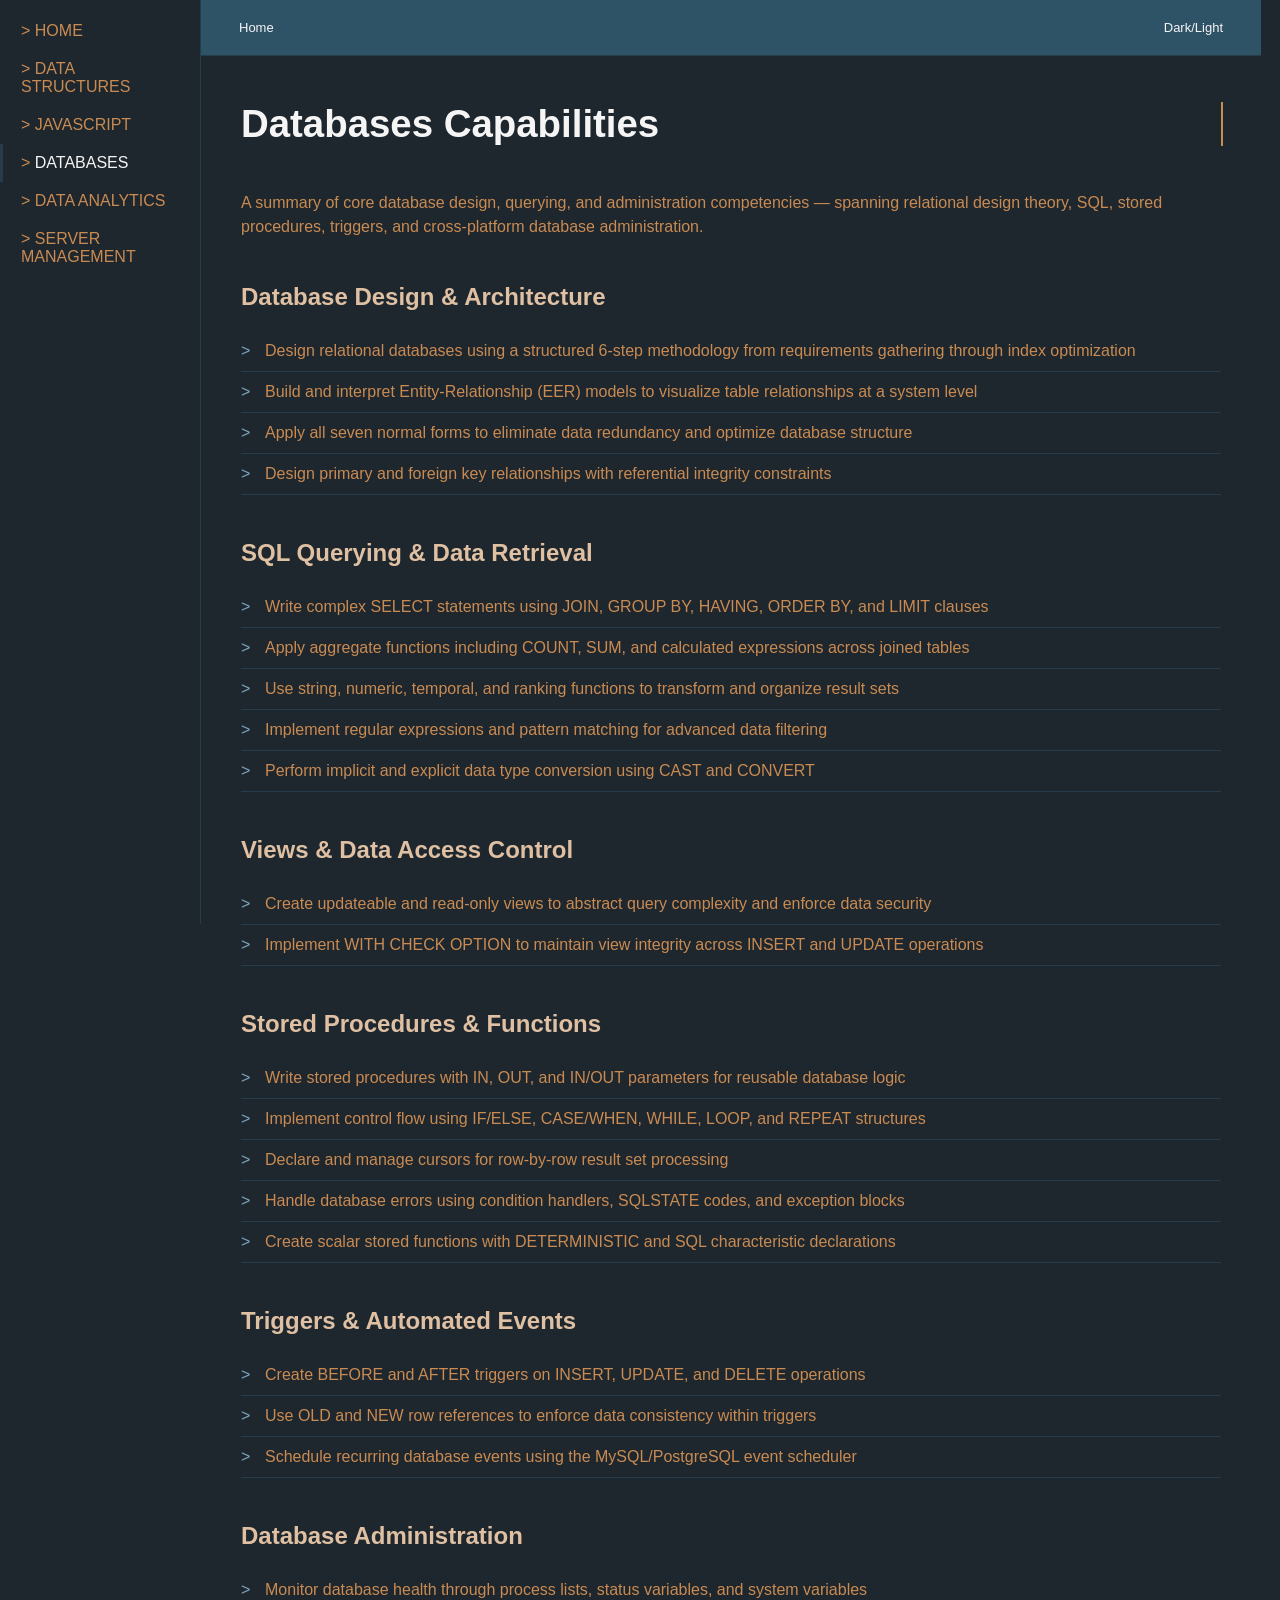
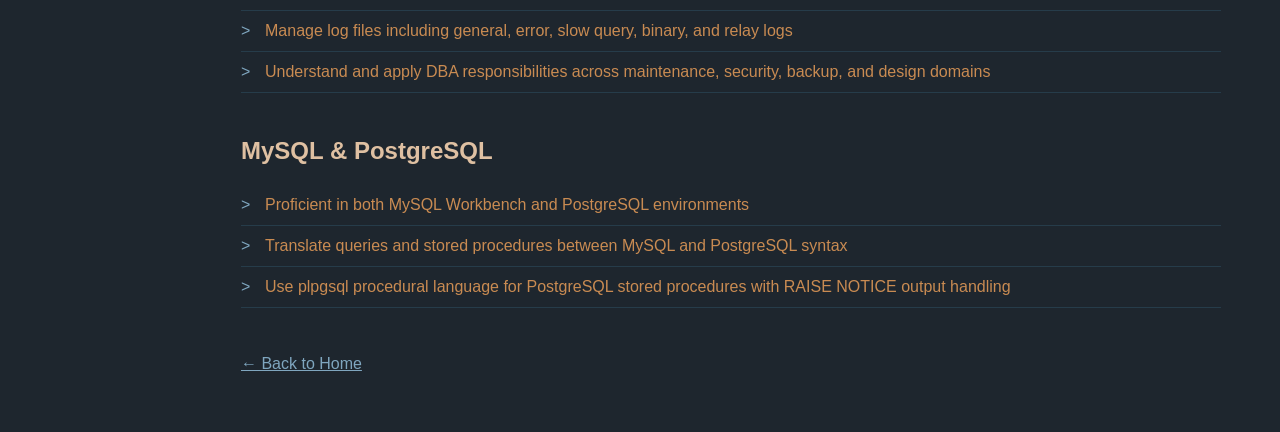
<file: databases-capabilities.html>
<!Doctype html>
<html lang="en">
<head>
  <meta charset="UTF-8">
  <meta name="viewport" content="width=device-width, initial-scale=1.0">
  <title>Cam Mariotti — Databases Capabilities</title>
  <link rel="stylesheet" href="styles.css">

  <script src="https://code.jquery.com/jquery-3.7.1.min.js"></script>

  <script>
    $(document).ready(function () {
      $('#btn-toggle').click(function () {
        $('body').toggleClass('light-mode');
      });
    });
  </script>
</head>
<body>
  <nav>
    <a href="/index.html">HOME</a>
    <a href="data-structures-capabilities.html">DATA STRUCTURES</a>
    <a href="javascript-capabilities.html">JAVASCRIPT</a>
    <a href="#" class="active">DATABASES</a>
    <a href="data-analytics-capabilities.html">DATA ANALYTICS</a>
    <a href="server-management-capabilities.html">SERVER MANAGEMENT</a>

  </nav>

  <main>
    <div id="top-nav">
      <button onclick="location.href='/index.html'">Home</button>
      <button id="btn-toggle">Dark/Light</button>
    </div>

    <h1>Databases Capabilities</h1>

    <div class="section">
      <p>
        A summary of core database design, querying, and administration
        competencies &mdash; spanning relational design theory, SQL, stored
        procedures, triggers, and cross-platform database administration.
      </p>
    </div>

    <div class="section">
      <h2>Database Design &amp; Architecture</h2>
      <ul class="capability-list">
        <li>Design relational databases using a structured 6-step methodology from requirements gathering through index optimization</li>
        <li>Build and interpret Entity-Relationship (EER) models to visualize table relationships at a system level</li>
        <li>Apply all seven normal forms to eliminate data redundancy and optimize database structure</li>
        <li>Design primary and foreign key relationships with referential integrity constraints</li>
      </ul>
    </div>

    <div class="section">
      <h2>SQL Querying &amp; Data Retrieval</h2>
      <ul class="capability-list">
        <li>Write complex SELECT statements using JOIN, GROUP BY, HAVING, ORDER BY, and LIMIT clauses</li>
        <li>Apply aggregate functions including COUNT, SUM, and calculated expressions across joined tables</li>
        <li>Use string, numeric, temporal, and ranking functions to transform and organize result sets</li>
        <li>Implement regular expressions and pattern matching for advanced data filtering</li>
        <li>Perform implicit and explicit data type conversion using CAST and CONVERT</li>
      </ul>
    </div>

    <div class="section">
      <h2>Views &amp; Data Access Control</h2>
      <ul class="capability-list">
        <li>Create updateable and read-only views to abstract query complexity and enforce data security</li>
        <li>Implement WITH CHECK OPTION to maintain view integrity across INSERT and UPDATE operations</li>
      </ul>
    </div>

    <div class="section">
      <h2>Stored Procedures &amp; Functions</h2>
      <ul class="capability-list">
        <li>Write stored procedures with IN, OUT, and IN/OUT parameters for reusable database logic</li>
        <li>Implement control flow using IF/ELSE, CASE/WHEN, WHILE, LOOP, and REPEAT structures</li>
        <li>Declare and manage cursors for row-by-row result set processing</li>
        <li>Handle database errors using condition handlers, SQLSTATE codes, and exception blocks</li>
        <li>Create scalar stored functions with DETERMINISTIC and SQL characteristic declarations</li>
      </ul>
    </div>

    <div class="section">
      <h2>Triggers &amp; Automated Events</h2>
      <ul class="capability-list">
        <li>Create BEFORE and AFTER triggers on INSERT, UPDATE, and DELETE operations</li>
        <li>Use OLD and NEW row references to enforce data consistency within triggers</li>
        <li>Schedule recurring database events using the MySQL/PostgreSQL event scheduler</li>
      </ul>
    </div>

    <div class="section">
      <h2>Database Administration</h2>
      <ul class="capability-list">
        <li>Monitor database health through process lists, status variables, and system variables</li>
        <li>Manage log files including general, error, slow query, binary, and relay logs</li>
        <li>Understand and apply DBA responsibilities across maintenance, security, backup, and design domains</li>
      </ul>
    </div>

    <div class="section">
      <h2>MySQL &amp; PostgreSQL</h2>
      <ul class="capability-list">
        <li>Proficient in both MySQL Workbench and PostgreSQL environments</li>
        <li>Translate queries and stored procedures between MySQL and PostgreSQL syntax</li>
        <li>Use plpgsql procedural language for PostgreSQL stored procedures with RAISE NOTICE output handling</li>
      </ul>
    </div>

    <p><a href="/index.html">&larr; Back to Home</a></p>
  </main>
</body>
</html>
</file>
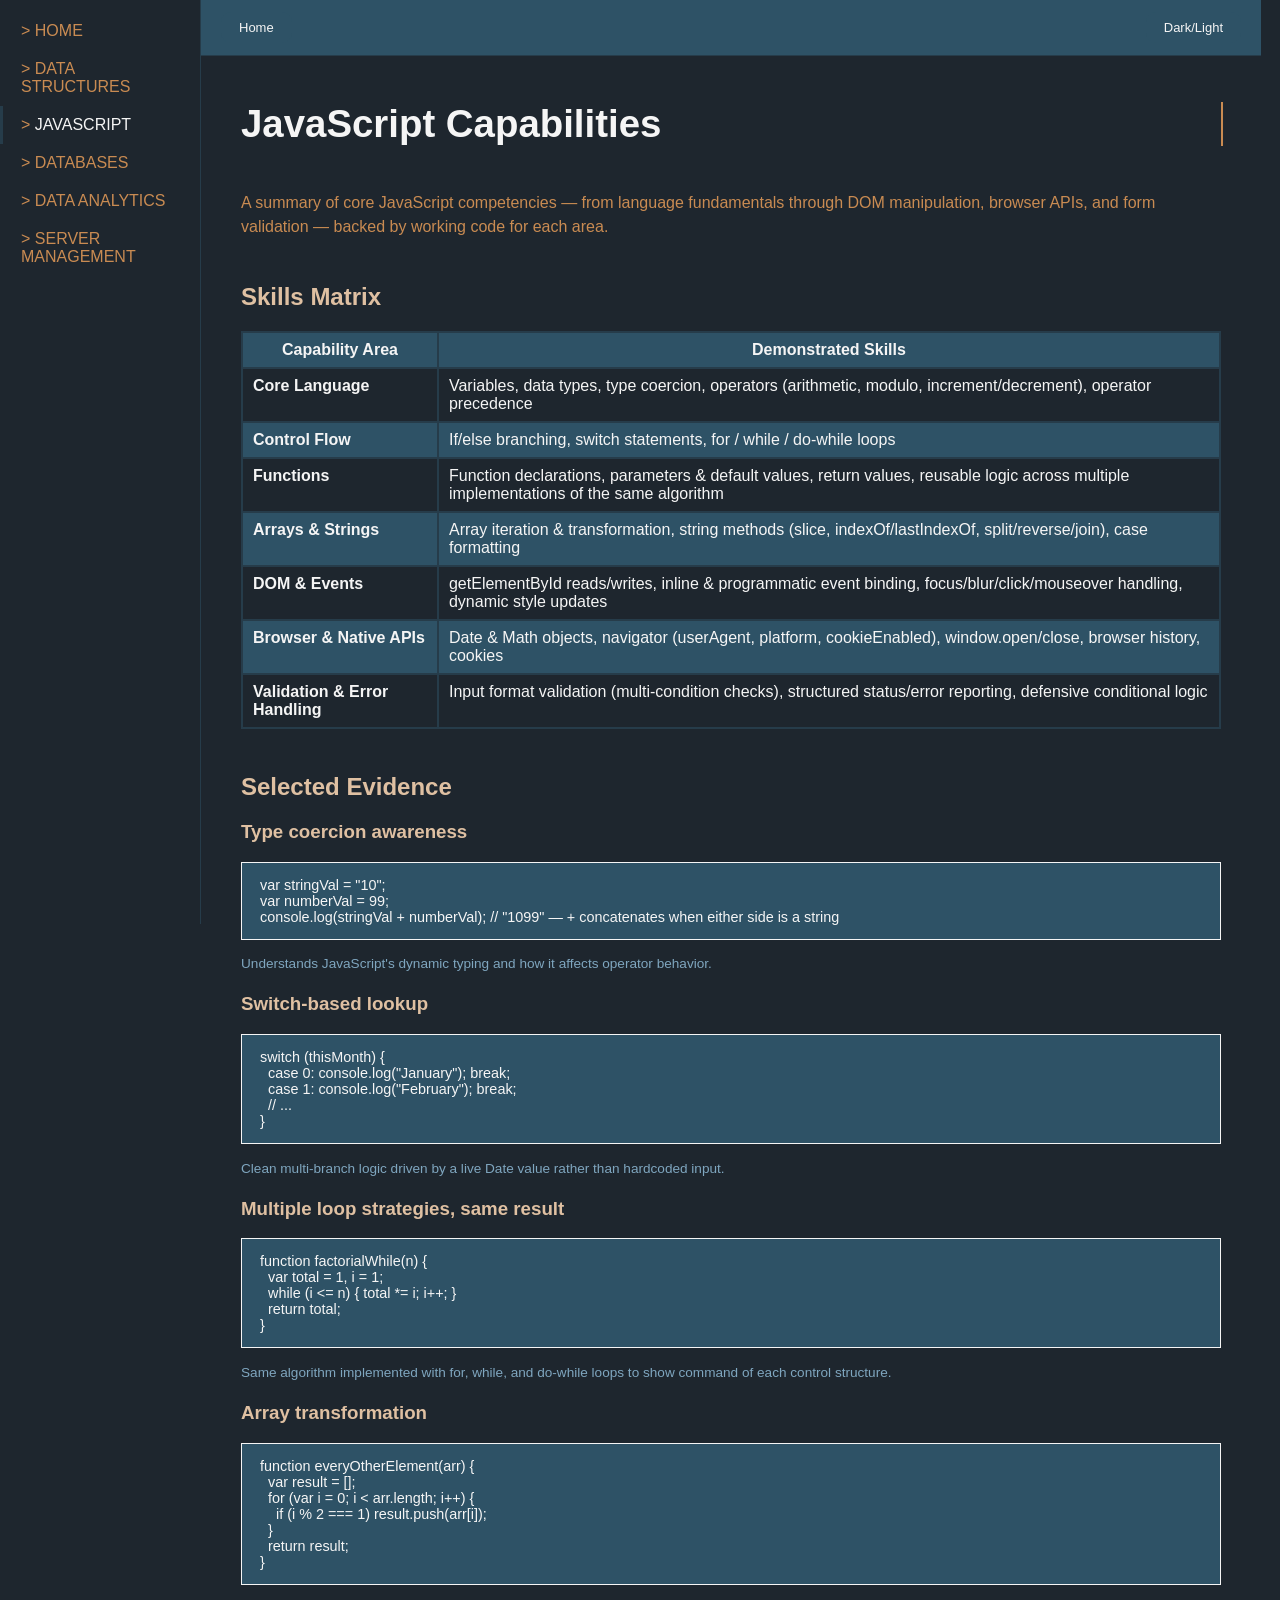
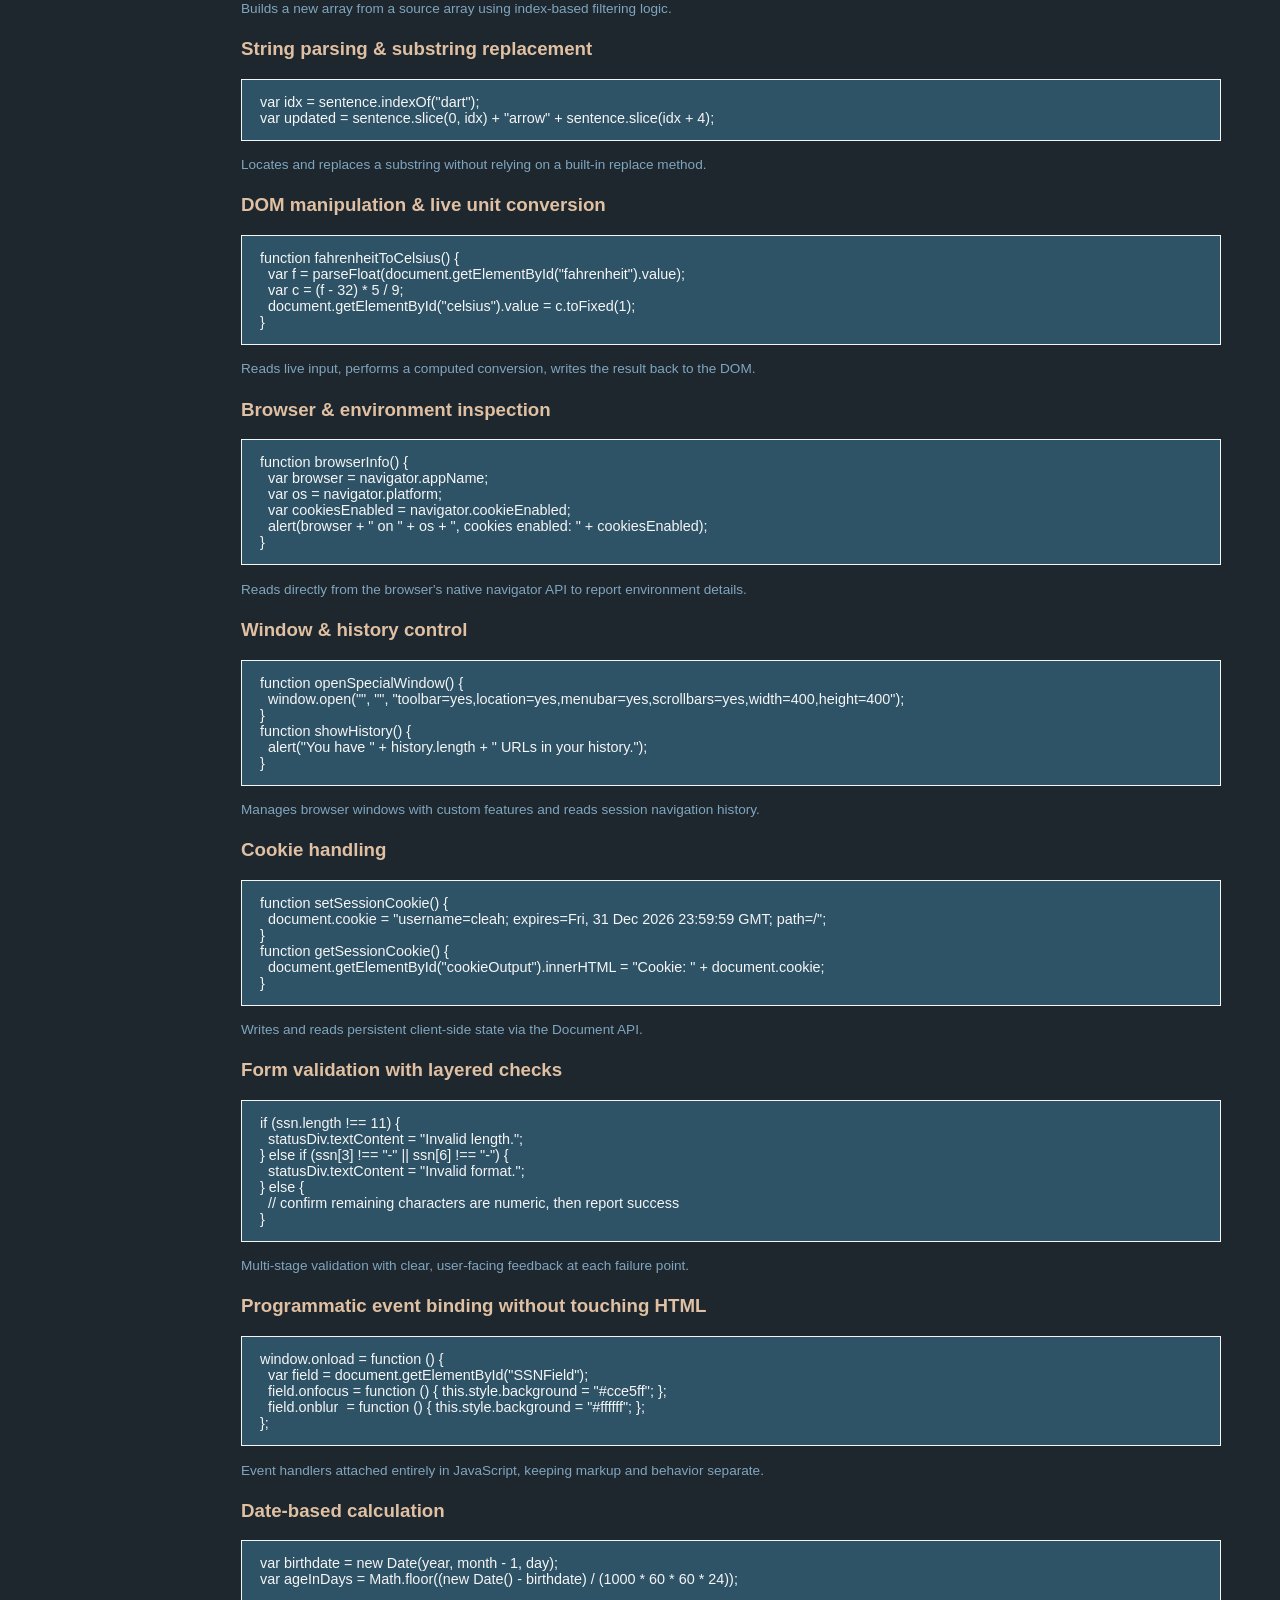
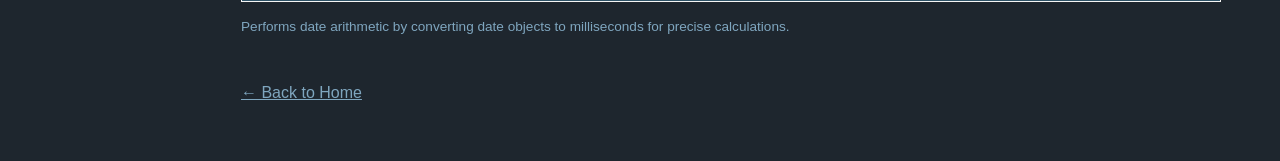
<file: javascript-capabilities.html>
<!Doctype html>
<html lang="en">
<head>
  <meta charset="UTF-8">
  <meta name="viewport" content="width=device-width, initial-scale=1.0">
  <title>Cam Mariotti — JavaScript Capabilities</title>
  <link rel="stylesheet" href="styles.css">

  <script src="https://code.jquery.com/jquery-3.7.1.min.js"></script>

  <script>
    $(document).ready(function () {
      $('#btn-toggle').click(function () {
        $('body').toggleClass('light-mode');
      });
    });
  </script>
</head>
<body>
  <nav>
    <a href="/index.html">HOME</a>
    <a href="data-structures-capabilities.html">DATA STRUCTURES</a>
    <a href="#" class="active">JAVASCRIPT</a>
    <a href="databases-capabilities.html">DATABASES</a>
    <a href="data-analytics-capabilities.html">DATA ANALYTICS</a>
    <a href="server-management-capabilities.html">SERVER MANAGEMENT</a>

  </nav>

  <main>
    <div id="top-nav">
      <button onclick="location.href='/index.html'">Home</button>
      <button id="btn-toggle">Dark/Light</button>
    </div>

    <h1>JavaScript Capabilities</h1>

    <div class="section">
      <p>
        A summary of core JavaScript competencies &mdash; from language fundamentals
        through DOM manipulation, browser APIs, and form validation &mdash; backed by
        working code for each area.
      </p>
    </div>

    <div class="section">
      <h2>Skills Matrix</h2>
      <table class="responsive"> 
        <thead>
          <tr>
            <th>Capability Area</th>
            <th>Demonstrated Skills</th>
          </tr>
        </thead>
        <tbody>
          <tr>
            <td class="tag">Core Language</td>
            <td>Variables, data types, type coercion, operators (arithmetic, modulo, increment/decrement), operator precedence</td>
          </tr>
          <tr>
            <td class="tag">Control Flow</td>
            <td>If/else branching, switch statements, for / while / do-while loops</td>
          </tr>
          <tr>
            <td class="tag">Functions</td>
            <td>Function declarations, parameters &amp; default values, return values, reusable logic across multiple implementations of the same algorithm</td>
          </tr>
          <tr>
            <td class="tag">Arrays &amp; Strings</td>
            <td>Array iteration &amp; transformation, string methods (slice, indexOf/lastIndexOf, split/reverse/join), case formatting</td>
          </tr>
          <tr>
            <td class="tag">DOM &amp; Events</td>
            <td>getElementById reads/writes, inline &amp; programmatic event binding, focus/blur/click/mouseover handling, dynamic style updates</td>
          </tr>
          <tr>
            <td class="tag">Browser &amp; Native APIs</td>
            <td>Date &amp; Math objects, navigator (userAgent, platform, cookieEnabled), window.open/close, browser history, cookies</td>
          </tr>
          <tr>
            <td class="tag">Validation &amp; Error Handling</td>
            <td>Input format validation (multi-condition checks), structured status/error reporting, defensive conditional logic</td>
          </tr>
        </tbody>
      </table>
    </div>

    <div class="section">
      <h2>Selected Evidence</h2>

      <h3>Type coercion awareness</h3>
      <pre>var stringVal = "10";
var numberVal = 99;
console.log(stringVal + numberVal); // "1099" — + concatenates when either side is a string</pre>
      <p class="evidence">Understands JavaScript's dynamic typing and how it affects operator behavior.</p>

      <h3>Switch-based lookup</h3>
      <pre>switch (thisMonth) {
  case 0: console.log("January"); break;
  case 1: console.log("February"); break;
  // ...
}</pre>
      <p class="evidence">Clean multi-branch logic driven by a live Date value rather than hardcoded input.</p>

      <h3>Multiple loop strategies, same result</h3>
      <pre>function factorialWhile(n) {
  var total = 1, i = 1;
  while (i <= n) { total *= i; i++; }
  return total;
}</pre>
      <p class="evidence">Same algorithm implemented with for, while, and do-while loops to show command of each control structure.</p>

      <h3>Array transformation</h3>
      <pre>function everyOtherElement(arr) {
  var result = [];
  for (var i = 0; i < arr.length; i++) {
    if (i % 2 === 1) result.push(arr[i]);
  }
  return result;
}</pre>
      <p class="evidence">Builds a new array from a source array using index-based filtering logic.</p>

      <h3>String parsing &amp; substring replacement</h3>
      <pre>var idx = sentence.indexOf("dart");
var updated = sentence.slice(0, idx) + "arrow" + sentence.slice(idx + 4);</pre>
      <p class="evidence">Locates and replaces a substring without relying on a built-in replace method.</p>

      <h3>DOM manipulation &amp; live unit conversion</h3>
      <pre>function fahrenheitToCelsius() {
  var f = parseFloat(document.getElementById("fahrenheit").value);
  var c = (f - 32) * 5 / 9;
  document.getElementById("celsius").value = c.toFixed(1);
}</pre>
      <p class="evidence">Reads live input, performs a computed conversion, writes the result back to the DOM.</p>

      <h3>Browser &amp; environment inspection</h3>
      <pre>function browserInfo() {
  var browser = navigator.appName;
  var os = navigator.platform;
  var cookiesEnabled = navigator.cookieEnabled;
  alert(browser + " on " + os + ", cookies enabled: " + cookiesEnabled);
}</pre>
      <p class="evidence">Reads directly from the browser's native navigator API to report environment details.</p>

      <h3>Window &amp; history control</h3>
      <pre>function openSpecialWindow() {
  window.open("", "", "toolbar=yes,location=yes,menubar=yes,scrollbars=yes,width=400,height=400");
}
function showHistory() {
  alert("You have " + history.length + " URLs in your history.");
}</pre>
      <p class="evidence">Manages browser windows with custom features and reads session navigation history.</p>

      <h3>Cookie handling</h3>
      <pre>function setSessionCookie() {
  document.cookie = "username=cleah; expires=Fri, 31 Dec 2026 23:59:59 GMT; path=/";
}
function getSessionCookie() {
  document.getElementById("cookieOutput").innerHTML = "Cookie: " + document.cookie;
}</pre>
      <p class="evidence">Writes and reads persistent client-side state via the Document API.</p>

      <h3>Form validation with layered checks</h3>
      <pre>if (ssn.length !== 11) {
  statusDiv.textContent = "Invalid length.";
} else if (ssn[3] !== "-" || ssn[6] !== "-") {
  statusDiv.textContent = "Invalid format.";
} else {
  // confirm remaining characters are numeric, then report success
}</pre>
      <p class="evidence">Multi-stage validation with clear, user-facing feedback at each failure point.</p>

      <h3>Programmatic event binding without touching HTML</h3>
      <pre>window.onload = function () {
  var field = document.getElementById("SSNField");
  field.onfocus = function () { this.style.background = "#cce5ff"; };
  field.onblur  = function () { this.style.background = "#ffffff"; };
};</pre>
      <p class="evidence">Event handlers attached entirely in JavaScript, keeping markup and behavior separate.</p>

      <h3>Date-based calculation</h3>
      <pre>var birthdate = new Date(year, month - 1, day);
var ageInDays = Math.floor((new Date() - birthdate) / (1000 * 60 * 60 * 24));</pre>
      <p class="evidence">Performs date arithmetic by converting date objects to milliseconds for precise calculations.</p>
    </div>

    <p><a href="/index.html">&larr; Back to Home</a></p>
  </main>
</body>
</html>
</file>
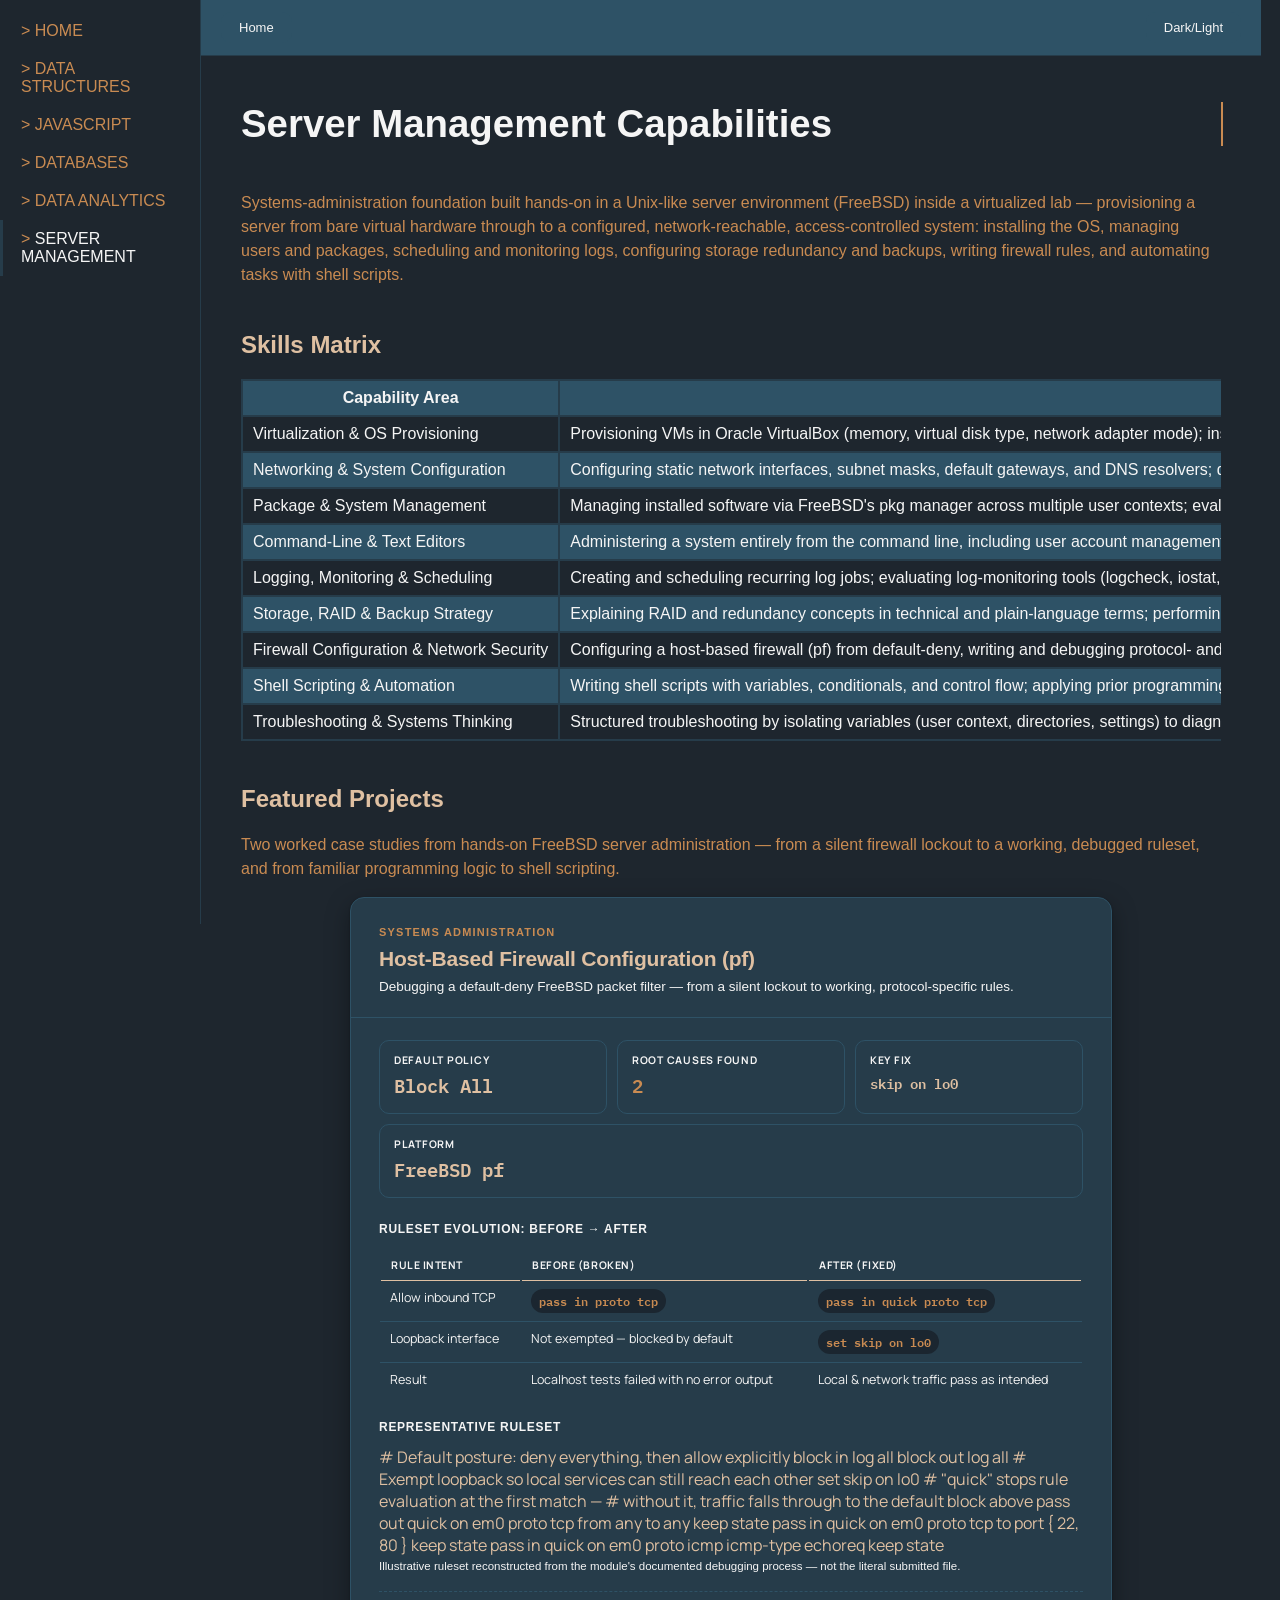
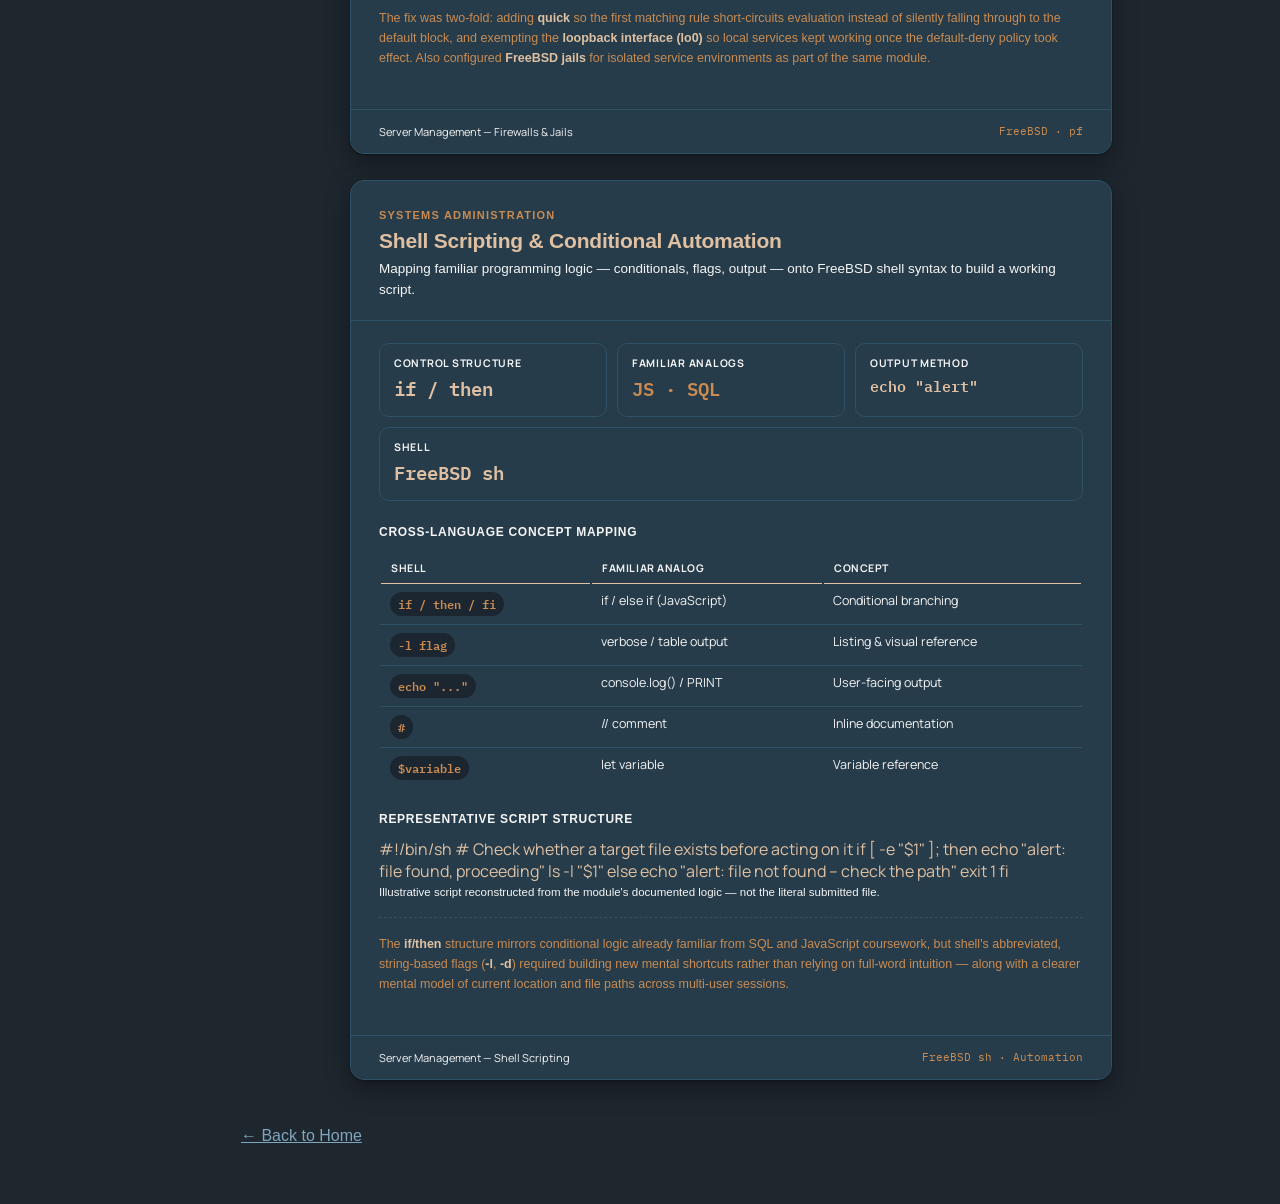
<file: server-management-capabilities.html>
<!Doctype html>
<html lang="en">
<head>
  <meta charset="UTF-8">
  <meta name="viewport" content="width=device-width, initial-scale=1.0">
  <title>Cam Mariotti — Server Management Capabilities</title>
  <link rel="stylesheet" href="styles.css">

  <script src="https://code.jquery.com/jquery-3.7.1.min.js"></script>

  <script>
    $(document).ready(function () {
      $('#btn-toggle').click(function () {
        $('body').toggleClass('light-mode');
      });
    });g
  </script>
</head>
<body>
  <nav>
    <a href="/index.html">HOME</a>
    <a href="data-structures-capabilities.html">DATA STRUCTURES</a>
    <a href="javascript-capabilities.html">JAVASCRIPT</a>
    <a href="databases-capabilities.html">DATABASES</a>
    <a href="data-analytics-capabilities.html">DATA ANALYTICS</a>
    <a href="#" class="active">SERVER MANAGEMENT</a>

  </nav>

  <main>
    <div id="top-nav">
      <button onclick="location.href='/index.html'">Home</button>
      <button id="btn-toggle">Dark/Light</button>
    </div>

    <h1>Server Management Capabilities</h1>

    <div class="section">
      <p>
        Systems-administration foundation built hands-on in a Unix-like server
        environment (FreeBSD) inside a virtualized lab &mdash; provisioning a
        server from bare virtual hardware through to a configured,
        network-reachable, access-controlled system: installing the OS,
        managing users and packages, scheduling and monitoring logs,
        configuring storage redundancy and backups, writing firewall rules,
        and automating tasks with shell scripts.
      </p>
    </div>

    <div class="section">
      <h2>Skills Matrix</h2>
      <table>
        <thead>
          <tr>
            <th>Capability Area</th>
            <th>Demonstrated Skills</th>
          </tr>
        </thead>
        <tbody>
          <tr>
            <td class="tag">Virtualization &amp; OS Provisioning</td>
            <td>Provisioning VMs in Oracle VirtualBox (memory, virtual disk type, network adapter mode); installing and configuring FreeBSD from ISO media including disk partitioning, filesystem, hostname, and initial account setup; tuning virtual hardware to resolve installer instability</td>
          </tr>
          <tr>
            <td class="tag">Networking &amp; System Configuration</td>
            <td>Configuring static network interfaces, subnet masks, default gateways, and DNS resolvers; diagnosing connectivity and DNS-resolution issues; understanding NAT vs. bridged networking for a LAN-connected server</td>
          </tr>
          <tr>
            <td class="tag">Package &amp; System Management</td>
            <td>Managing installed software via FreeBSD's pkg manager across multiple user contexts; evaluating server software ecosystems across Windows, Linux, and FreeBSD; working in single-user and multi-user boot modes for maintenance and recovery</td>
          </tr>
          <tr>
            <td class="tag">Command-Line &amp; Text Editors</td>
            <td>Administering a system entirely from the command line, including user account management (pw adduser), permissions, and file operations; editing configuration and script files with both vi and ee</td>
          </tr>
          <tr>
            <td class="tag">Logging, Monitoring &amp; Scheduling</td>
            <td>Creating and scheduling recurring log jobs; evaluating log-monitoring tools (logcheck, iostat, netstat, iftop, vmstat, Zabbix, Nagios, Prometheus); interpreting FreeBSD log conventions, including silent success as an expected outcome</td>
          </tr>
          <tr>
            <td class="tag">Storage, RAID &amp; Backup Strategy</td>
            <td>Explaining RAID and redundancy concepts in technical and plain-language terms; performing incremental backups with rsync; creating and managing disk partitions</td>
          </tr>
          <tr>
            <td class="tag">Firewall Configuration &amp; Network Security</td>
            <td>Configuring a host-based firewall (pf) from default-deny, writing and debugging protocol- and direction-specific rules; diagnosing self-inflicted lockouts and exempting the loopback interface; setting up FreeBSD jails</td>
          </tr>
          <tr>
            <td class="tag">Shell Scripting &amp; Automation</td>
            <td>Writing shell scripts with variables, conditionals, and control flow; applying prior programming/SQL logic to a new syntax; working with flag-based command syntax across directories and user contexts</td>
          </tr>
          <tr>
            <td class="tag">Troubleshooting &amp; Systems Thinking</td>
            <td>Structured troubleshooting by isolating variables (user context, directories, settings) to diagnose ambiguous system errors; building independent, transferable understanding of unfamiliar tooling</td>
          </tr>
        </tbody>
      </table>
    </div>

    <div class="section">
      <h2>Featured Projects</h2>
      <p>Two worked case studies from hands-on FreeBSD server administration &mdash; from a silent firewall lockout to a working, debugged ruleset, and from familiar programming logic to shell scripting.</p>

      <div class="project-wrap">
        <div class="cm-card">
          <div class="cm-head">
            <p class="cm-eyebrow">Systems Administration</p>
            <h2 class="cm-title">Host-Based Firewall Configuration (pf)</h2>
            <p class="cm-sub">Debugging a default-deny FreeBSD packet filter — from a silent lockout to working, protocol-specific rules.</p>
          </div>
          <div class="cm-body">
            <div class="cm-kpis">
              <div class="cm-kpi"><div class="cm-kpi-label">Default Policy</div><div class="cm-kpi-value">Block All</div></div>
              <div class="cm-kpi"><div class="cm-kpi-label">Root Causes Found</div><div class="cm-kpi-value accent">2</div></div>
              <div class="cm-kpi"><div class="cm-kpi-label">Key Fix</div><div class="cm-kpi-value" style="font-size:14px;">skip on lo0</div></div>
              <div class="cm-kpi"><div class="cm-kpi-label">Platform</div><div class="cm-kpi-value">FreeBSD pf</div></div>
            </div>

            <p class="cm-section-label">Ruleset Evolution: Before → After</p>
            <table class="cm-table">
              <thead><tr><th>Rule Intent</th><th>Before (broken)</th><th>After (fixed)</th></tr></thead>
              <tbody>
                <tr>
                  <td data-label="Rule Intent">Allow inbound TCP</td>
                  <td data-label="Before (broken)"><span class="cm-pill gold">pass in proto tcp</span></td>
                  <td data-label="After (fixed)"><span class="cm-pill">pass in quick proto tcp</span></td>
                </tr>
                <tr>
                  <td data-label="Rule Intent">Loopback interface</td>
                  <td data-label="Before (broken)">Not exempted — blocked by default</td>
                  <td data-label="After (fixed)"><span class="cm-pill">set skip on lo0</span></td>
                </tr>
                <tr>
                  <td data-label="Rule Intent">Result</td>
                  <td data-label="Before (broken)">Localhost tests failed with no error output</td>
                  <td data-label="After (fixed)">Local &amp; network traffic pass as intended</td>
                </tr>
              </tbody>
            </table>

            <p class="cm-section-label" style="margin-top:22px;">Representative Ruleset</p>
            <div class="cm-codeblock"><span class="cmt"># Default posture: deny everything, then allow explicitly</span>
block in log all
block out log all

<span class="cmt"># Exempt loopback so local services can still reach each other</span>
<span class="kw">set skip on lo0</span>

<span class="cmt"># "quick" stops rule evaluation at the first match —</span>
<span class="cmt"># without it, traffic falls through to the default block above</span>
pass out <span class="kw">quick</span> on em0 proto tcp from any to any keep state
pass in  <span class="kw">quick</span> on em0 proto tcp to port { 22, 80 } keep state
pass in  <span class="kw">quick</span> on em0 proto icmp icmp-type echoreq keep state</div>
            <p class="cm-sub" style="font-size:11.5px; margin-top:2px;">Illustrative ruleset reconstructed from the module's documented debugging process — not the literal submitted file.</p>

            <p class="cm-note">The fix was two-fold: adding <b>quick</b> so the first matching rule short-circuits evaluation instead of silently falling through to the default block, and exempting the <b>loopback interface (lo0)</b> so local services kept working once the default-deny policy took effect. Also configured <b>FreeBSD jails</b> for isolated service environments as part of the same module.</p>
          </div>
          <div class="cm-foot"><span>Server Management — Firewalls &amp; Jails</span><span class="tag">FreeBSD · pf</span></div>
        </div>
      </div>

      <div class="project-wrap">
        <div class="cm-card">
          <div class="cm-head">
            <p class="cm-eyebrow">Systems Administration</p>
            <h2 class="cm-title">Shell Scripting &amp; Conditional Automation</h2>
            <p class="cm-sub">Mapping familiar programming logic — conditionals, flags, output — onto FreeBSD shell syntax to build a working script.</p>
          </div>
          <div class="cm-body">
            <div class="cm-kpis">
              <div class="cm-kpi"><div class="cm-kpi-label">Control Structure</div><div class="cm-kpi-value">if / then</div></div>
              <div class="cm-kpi"><div class="cm-kpi-label">Familiar Analogs</div><div class="cm-kpi-value accent">JS · SQL</div></div>
              <div class="cm-kpi"><div class="cm-kpi-label">Output Method</div><div class="cm-kpi-value" style="font-size:15px;">echo "alert"</div></div>
              <div class="cm-kpi"><div class="cm-kpi-label">Shell</div><div class="cm-kpi-value">FreeBSD sh</div></div>
            </div>

            <p class="cm-section-label">Cross-Language Concept Mapping</p>
            <table class="cm-table">
              <thead><tr><th>Shell</th><th>Familiar Analog</th><th>Concept</th></tr></thead>
              <tbody>
                <tr><td><span class="cm-pill">if / then / fi</span></td><td>if / else if (JavaScript)</td><td>Conditional branching</td></tr>
                <tr><td><span class="cm-pill">-l flag</span></td><td>verbose / table output</td><td>Listing &amp; visual reference</td></tr>
                <tr><td><span class="cm-pill">echo "..."</span></td><td>console.log() / PRINT</td><td>User-facing output</td></tr>
                <tr><td><span class="cm-pill">#</span></td><td>// comment</td><td>Inline documentation</td></tr>
                <tr><td><span class="cm-pill">$variable</span></td><td>let variable</td><td>Variable reference</td></tr>
              </tbody>
            </table>

            <p class="cm-section-label" style="margin-top:22px;">Representative Script Structure</p>
            <div class="cm-codeblock"><span class="cmt">#!/bin/sh</span>

<span class="cmt"># Check whether a target file exists before acting on it</span>
<span class="kw">if</span> [ -e <span class="str">"$1"</span> ]; <span class="kw">then</span>
    echo <span class="str">"alert: file found, proceeding"</span>
    ls -l <span class="str">"$1"</span>
<span class="kw">else</span>
    echo <span class="str">"alert: file not found -- check the path"</span>
    exit 1
<span class="kw">fi</span></div>
            <p class="cm-sub" style="font-size:11.5px; margin-top:2px;">Illustrative script reconstructed from the module's documented logic — not the literal submitted file.</p>

            <p class="cm-note">The <b>if/then</b> structure mirrors conditional logic already familiar from SQL and JavaScript coursework, but shell's abbreviated, string-based flags (<b>-l</b>, <b>-d</b>) required building new mental shortcuts rather than relying on full-word intuition — along with a clearer mental model of current location and file paths across multi-user sessions.</p>
          </div>
          <div class="cm-foot"><span>Server Management — Shell Scripting</span><span class="tag">FreeBSD sh · Automation</span></div>
        </div>
      </div>
    </div>

    <p><a href="/index.html">&larr; Back to Home</a></p>
  </main>
</body>
</html>
</file>
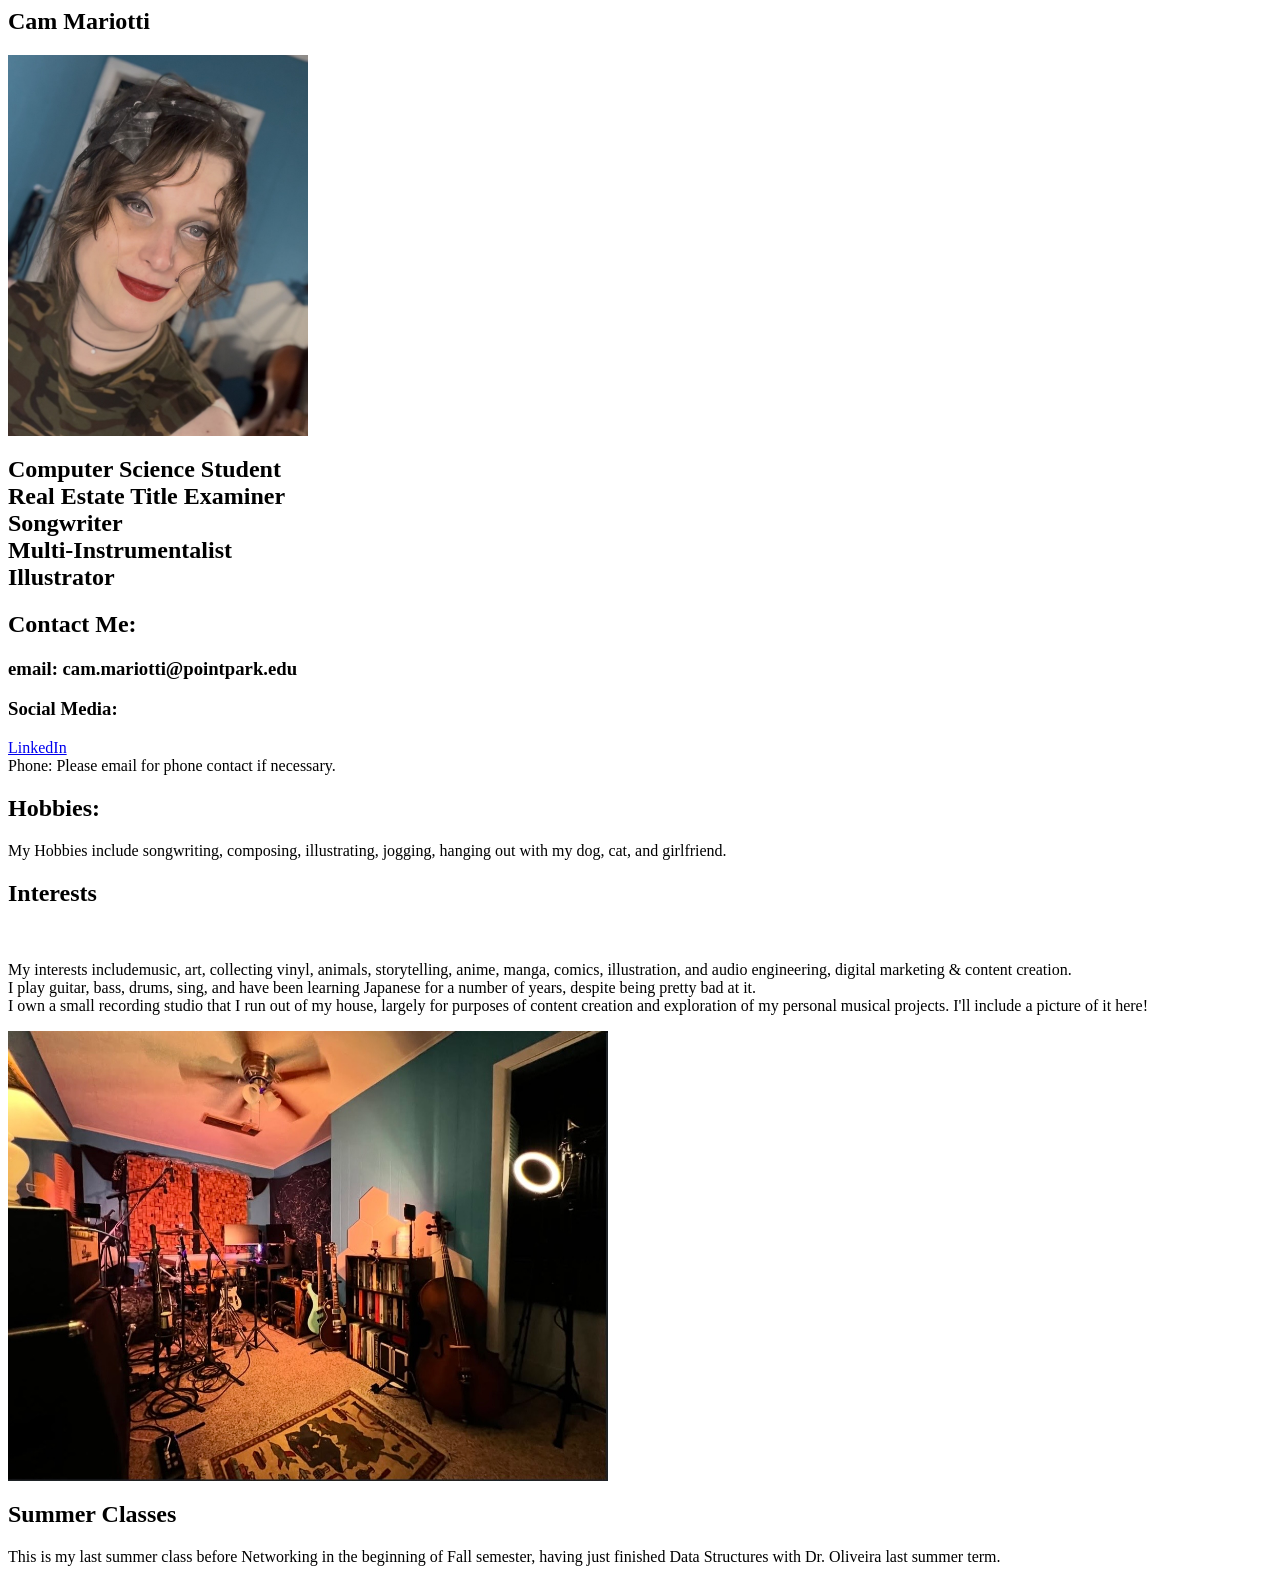
<file: mod 1/indexmod1.html>
<Doctype! html>
  <html>
    <title>My Professional Website</title>
    <head>
      <h2>Cam Mariotti</h2>
    </head>
    <body>
      <img src= "../profile-photo.jpeg" alt="Me in the studio." width="300">
      <h2>
        Computer Science Student
        <br> Real Estate Title Examiner
        <br> Songwriter
        <br> Multi-Instrumentalist
        <br> Illustrator
      </h2>
      <div>
        <h2>Contact Me:</h2>
        <div>
        <h3> email: cam.mariotti@pointpark.edu </h3>
        <div>
        <h3>Social Media:</h3>
        <div><a href = "https://www.linkedin.com/in/cam-mariotti-a12776372"> LinkedIn</a>
        </div>
        <div>
          Phone: Please email for phone contact if necessary.
        </div>
        <h2>
          Hobbies:
        </h2>
          <div>
          </div>
          <body>
            My Hobbies include songwriting, composing, illustrating, jogging, hanging out with my dog, cat, and girlfriend.
          <div>
            <h2> Interests </h2>
            <br>  
            <p>
            My interests includemusic, art, collecting vinyl, animals, storytelling, anime, manga, comics, illustration, and audio engineering, digital marketing & content creation.
            <br>  
            I play guitar, bass, drums, sing, and have been learning Japanese for a number of years, despite being pretty bad at it.
          
            <br>  I own a small recording studio that I run out of my house, largely for purposes of content creation and exploration of my personal musical projects. I'll include a picture of it here!
            </p>
            <img src="../studiopic.jpg" alt="My home studio." width="600">
          </body>
            <div>
            <h2> Summer Classes </h2> This is my last summer class before Networking in the beginning of Fall semester, having just finished Data Structures with Dr. Oliveira last summer term. 
            </div>
          <h3>
          </h3>
        </h2>
      </div>
    </body>



    
  </html>
</file>
<file: styles.css>
/* ---- Featured project cards (imported from standalone case-study docs) ---- */
@import url('https://fonts.googleapis.com/css2?family=Manrope:wght@500;700;800&family=IBM+Plex+Mono:wght@400;500;600&display=swap');

:root {
  --bg: #1E262E;
  --heading: #DFC0A2;
  --surface: #2E5266;
  --text:    #C98B52;
  --mono: 'Arial', monospace;
  --accent:  whitesmoke;
  --muted:   #7fa6bf;
  --border:  #263C4A;
  --temp:    #DFC0A2;
  --ocean:   #2E5266;
  --clay:    #C98B52;
  --ocean-soft: #263C4A;
  --clay-soft:  #DFC0A2;
}

body {
  display: flex;
  flex-direction: column;
  background: var(--bg);
  color: var(--text);
  font-family: var(--mono);
  margin: 0;
}

body.light-mode {
  --temp:    #F5F5F2;
  --heading: #2E5266; 
  --bg:      #F5F5F2;
  --text:    #1E262E;
  --accent:  #1E262E;
  --surface: #DFC0A2;
  --border:  #C98B52;
  --muted:   #2E5266;
  --clay:    #8A5A2B; 
}

body.light-mode #top-nav button {
  color: white;
}

nav {
  width: 100%;
  min-width: 0;
  height: auto;
  position: static;
  flex-direction: row;
  flex-wrap: wrap;
  background: var(--bg);
  border-bottom: 1px solid var(--border);
  padding: 12px 0;
}

nav a {
  display: block;
  padding: 10px 18px;
  color: var(--clay);
  text-decoration: none;
  border-left: 3px solid transparent;
}

nav a::before {
  content: '> ';
  color: var(--clay);
}

nav a:hover {
  color: var(--accent);
  border-left: 3px solid var(--temp);
}

nav a.active {
  color: var(--accent);
  border-left: 3px solid var(--ocean-soft);
}

nav a:visited {
  color: var(--clay);
}

.accordion-header {
  display: block;
  padding: 10px 18px;
  color: var(--clay);
  text-decoration: none;
  cursor: pointer;
  border-left: 3px solid transparent;
}

.accordion-header:hover {
  color: var(--accent);
}

.accordion-content {
  display: none;
  padding-left: 0;
}

.accordion-content a {
  font-size: 12px;
}

main {
  flex: 1;
  padding: 0 16px 40px;
  max-width: 980px;
}

#top-nav {
  display: flex;
  gap: 10px;
  padding: 12px 16px;
  margin: 0 -16px 20px;
  flex-wrap: wrap;
  background: var(--surface);
  border-bottom: 1px solid var(--border);
  align-items: center;
}

#top-nav button {
  background: var(--ocean);
  color: var(--accent);
  border: none;
  border-radius: 10px;
  font-family: var(--mono);
  font-size: 13px;
  padding: 8px 18px;
  cursor: pointer;
  transition: background 0.2s ease, color 0.2s ease;
}

#top-nav button:hover {
  color: var(--clay-soft);
}

#btn-toggle {
  margin-left: auto;
}

h1 {
  display: inline-block;
  color: var(--accent);
  font-family: Arial, sans-serif;
  font-size: 1.6em;
  font-weight: bold;
  overflow: hidden;
  white-space: nowrap;
  border-right: 2px solid var(--text);
  width: 0;
  animation: typing 1.6s steps(28) forwards, blink 0.7s step-end infinite;
}

@keyframes typing { from { width: 0; } to { width: 100%; } }
@keyframes blink { 0%, 100% { border-color: var(--text); } 50% { border-color: transparent; } }

h2, h3 {
  color: var(--heading);
  font-family: var(--mono);
  text-align: left;
}

p {
  opacity: 0;
  animation: fadein 1s ease forwards;
  animation-delay: 0.3s;
  color: var(--text);
  font-family: var(--mono);
  line-height: 1.5;
}

@keyframes fadein { from { opacity: 0; } to { opacity: 1; } }

table {
  width: 100%;
  border-collapse: collapse;
  text-align: left;
  margin-bottom: 30px;
  display: block;
  overflow-x: auto;
  white-space: nowrap;
}

th, td {
  color: var(--accent);
  padding: 8px 10px;
  border: 2px solid var(--border);
  vertical-align: top;
}

th {
  background: var(--surface);
  color: var(--accent);
  text-align: center;
}

tbody tr:nth-child(even) {
  background: var(--surface);
}

td.tag {
  white-space: nowrap;
  color: var(--accent);
}

code, pre {
  font-family: var(--mono);
}

pre {
  background: var(--surface);
  border: 1px solid var(--accent);
  padding: 14px 18px;
  overflow-x: auto;
  color: whitesmoke;
  font-size: 0.9em;
}

body.light-mode pre {
    background: var(--temp);
    border: 1px solid var(--clay);
    color: #1E262E;
}

.section {
  margin-bottom: 44px;
}

ul.capability-list {
  list-style: none;
  padding: 0;
  margin: 0 0 30px;
}

ul.capability-list li {
  position: relative;
  padding: 8px 0 8px 24px;
  color: var(--text);
  line-height: 1.5;
  border-bottom: 1px solid var(--border);
}

ul.capability-list li::before {
  content: '>';
  position: absolute;
  left: 0;
  color: var(--muted);
}

.evidence {
  font-size: 0.85em;
  color: var(--muted);
}

a { color: var(--muted); text-decoration: underline; }
a:hover { color: var(--accent); text-decoration: none; }
a:visited { color: var(--muted); 
}



.project-wrap {
  margin: 0 0 26px;
}

.cm-card {
  --ink: var(--temp);
  --ink-soft: var(--accent);
  --paper: #263C4A;
  --line: var(--ocean);
  --wash: var(--ocean-soft);
  --accent2: var(--clay);
  --accent2-soft: #1b2630;
  --gold: var(--clay);
  --gold-soft: #1b2630;
  font-family: 'Manrope', system-ui, -apple-system, sans-serif;
  color: var(--ink);
  background: var(--paper);
  border: 1px solid var(--line);
  border-radius: 14px;
  max-width: 760px;
  margin: 0 auto;
  overflow: hidden;
  box-shadow: 0 1px 2px rgba(0,0,0,0.3), 0 8px 24px rgba(0,0,0,0.35);
}

body.light-mode .cm-card {
  --ink: #1E262E;
  --ink-soft: #2E5266;
  --paper: #ffffff;
  --line: #dfe6ec;
  --wash: #f3f6f9;
  --accent2: #2E5266;
  --accent2-soft: #e3ecf0;
  --gold: #8A5A2B;
  --gold-soft: #f6ecde;
  box-shadow: 0 1px 2px rgba(22,41,58,0.04), 0 8px 24px rgba(22,41,58,0.06);
}

.cm-eyebrow {
  text-transform: uppercase;
  letter-spacing: 0.11em;
  font-size: 11px;
  font-weight: 700;
  color: var(--accent2);
  margin: 0 0 6px;
}
.cm-head {
  padding: 18px 18px 16px;
  border-bottom: 1px solid var(--line);
}
.cm-title {
  font-size: 19px;
  font-weight: 800;
  margin: 0 0 6px;
  letter-spacing: -0.01em;
  color: var(--ink);
  text-decoration: none;
  text-align: left;
  animation: none;
  border-right: none;
  width: auto;
  display: block;
}
.cm-sub {
  font-size: 13.5px;
  color: var(--ink-soft);
  margin: 0;
  line-height: 1.5;
  opacity: 1;
  animation: none;
  background: transparent;
}
.cm-body { padding: 22px 28px 28px; }
.cm-kpis {
  display: flex;
  gap: 10px;
  flex-wrap: wrap;
  margin-bottom: 22px;
}
.cm-kpi {
  flex: 1 1 100%;
  background: var(--wash);
  border: 1px solid var(--line);
  border-radius: 10px;
  padding: 12px 14px;
}
.cm-kpi-label {
  font-size: 10.5px;
  text-transform: uppercase;
  letter-spacing: 0.07em;
  color: var(--ink-soft);
  font-weight: 700;
  margin-bottom: 4px;
}
.cm-kpi-value {
  font-family: 'IBM Plex Mono', ui-monospace, monospace;
  font-size: 19px;
  font-weight: 600;
  color: var(--ink);
}
.cm-kpi-value.accent { color: var(--accent2); }
.cm-kpi-value.gold { color: var(--gold); }
.cm-section-label {
  font-size: 12px;
  font-weight: 700;
  text-transform: uppercase;
  letter-spacing: 0.06em;
  color: var(--ink-soft);
  margin: 0 0 10px;
  text-align: left;
  background: transparent;
  text-decoration: none;
}
.cm-card table.cm-table {
  width: 100%;
  border-collapse: collapse;
  font-size: 12.5px;
  margin-bottom: 6px;
  text-align: left;
  display: table;
}
.cm-card table.cm-table th {
  text-align: left;
  font-size: 10.5px;
  text-transform: uppercase;
  letter-spacing: 0.05em;
  color: var(--ink-soft);
  font-weight: 700;
  padding: 8px 10px;
  border-bottom: 1.5px solid var(--ink);
  white-space: nowrap;
  background: transparent;
}
.cm-card table.cm-table td {
  padding: 8px 10px;
  border-bottom: 1px solid var(--line);
  border: 1px solid var(--line);
  border-left: none;
  border-right: none;
  vertical-align: top;
}
.cm-card table.cm-table td.num, .cm-card table.cm-table th.num {
  font-family: 'IBM Plex Mono', ui-monospace, monospace;
  text-align: right;
  white-space: nowrap;
}
.cm-card table.cm-table tr:last-child td { border-bottom: none; }
.cm-card table.cm-table tr.total td {
  font-weight: 700;
  background: var(--wash);
}
.cm-card table.cm-table tbody tr:nth-child(even) { background: transparent; }
.cm-pill {
  display: inline-block;
  font-family: 'IBM Plex Mono', ui-monospace, monospace;
  font-size: 11.5px;
  font-weight: 600;
  padding: 2px 8px;
  border-radius: 999px;
  background: var(--accent2-soft);
  color: var(--accent2);
}
.cm-pill.gold { background: var(--gold-soft); color: var(--gold); }
.cm-note {
  font-size: 12.5px;
  color: var(--clay);
  line-height: 1.6;
  margin-top: 16px;
  padding-top: 16px;
  border-top: 1px dashed var(--line);
  opacity: 1;
  animation: none;
  background: transparent;
}

.cm-note b { color: var(--ink); }
.cm-foot {
  padding: 14px 28px;
  background: var(--wash);
  border-top: 1px solid var(--line);
  font-size: 11px;
  color: var(--ink-soft);
  display: flex;
  justify-content: space-between;
  align-items: center;
}
.cm-foot span.tag {
  font-family: 'IBM Plex Mono', ui-monospace, monospace;
  color: var(--accent2);
}
@media (min-width: 768px) {
    body {
        flex-direction: row;
    }

    nav {
        width: 200px;
        min-width: 200px;
        height: 100vh;
        position: sticky;
        top: 0;
        flex-direction: column;
        flex-wrap: nowrap;
        border-right: 1px solid var(--border);
        border-bottom: none;
        padding: 12px 0;
    }

    main{
        padding: 0 40px 40px;
    }

    #top-nav {
        padding: 12px 20px;
        margin: 0 -40px 20px;
    }

    h1 {
        font-size: 2.4em;
    }

    .cm-head {
        padding: 26px 28px 20px;
    }
    
    .cm-body {
        padding: 22px 28px 28px;
    }

    .cm-kpi {
        flex: 1 1 140px;
    }

    .cm-title {
        font-size: 21px;
    }

    .cm-kpi-value {
        font-size: 19px;
    }
}

/* == table.responsive: stacked rows on phones, real table on desktop ===
BASE = PHONE LAYOUT */

table.responsive {
    display: block;
    overflow-x: visible;
    white-space: normal;
}

table.responsive tbody,
table.responsive tr,
table.responsive td {
    display: block;
}

table.responsive thead {
    position: absolute; /* hidden visually, still readable by screen readers */
    left: -9999px; /* move off-screen */
}

table.responsive tr {
  border: 2px solid var(--border);
  border-radius: 8px;
  margin-bottom: 12px;
  overflow: hidden;
}

table.responsive td {
  border: 0;
  padding: 8px 12px;
  white-space: normal;
  overflow-wrap: break-word; /* long emails wrap instead of overflowing */
}

table.responsive td.tag {
    font-weight: 700; /* firstcell acts as card's title */
}

table.responsive td[data-label]::before {
  content: attr(data-label);
  display: block;
  font-size: 0.75em;
  font-weight: 700;
  text-transform: uppercase;
  letter-spacing: 0.05em;
  color: var(--text);
  margin-bottom: 2px;
}

/* DESKTOP UPGRADE - back to real table at 768 px & up */
@media (min-width: 768px) {
  table.responsive        { display: table; }
  table.responsive tbody  { display: table-row-group; }
  table.responsive thead  { position: static; }
  table.responsive tr     { display: table-row; border: 0; border-radius: 0; margin: 0; }
  table.responsive td     { display: table-cell; padding: 8px 10px; border: 2px solid var(--border); }
  table.responsive td[data-label]::before { content: none;}
}

@media (min-width: 768px) {
  .cm-card table.cm-table            { display: table; }
  .cm-card table.cm-table tbody      { display: table-row-group; }
  .cm-card table.cm-table thead      { position: static; }
  .cm-card table.cm-table tr         { display: table-row; border: 0; border-radius: 0; margin: 0; padding: 0; }
  .cm-card table.cm-table td         { display: table-cell; padding: 8px 10px;
                                       border: 1px solid var(--line); border-left: none; border-right: none; }
  .cm-card table.cm-table td::before { content: none; }
}
</file>
